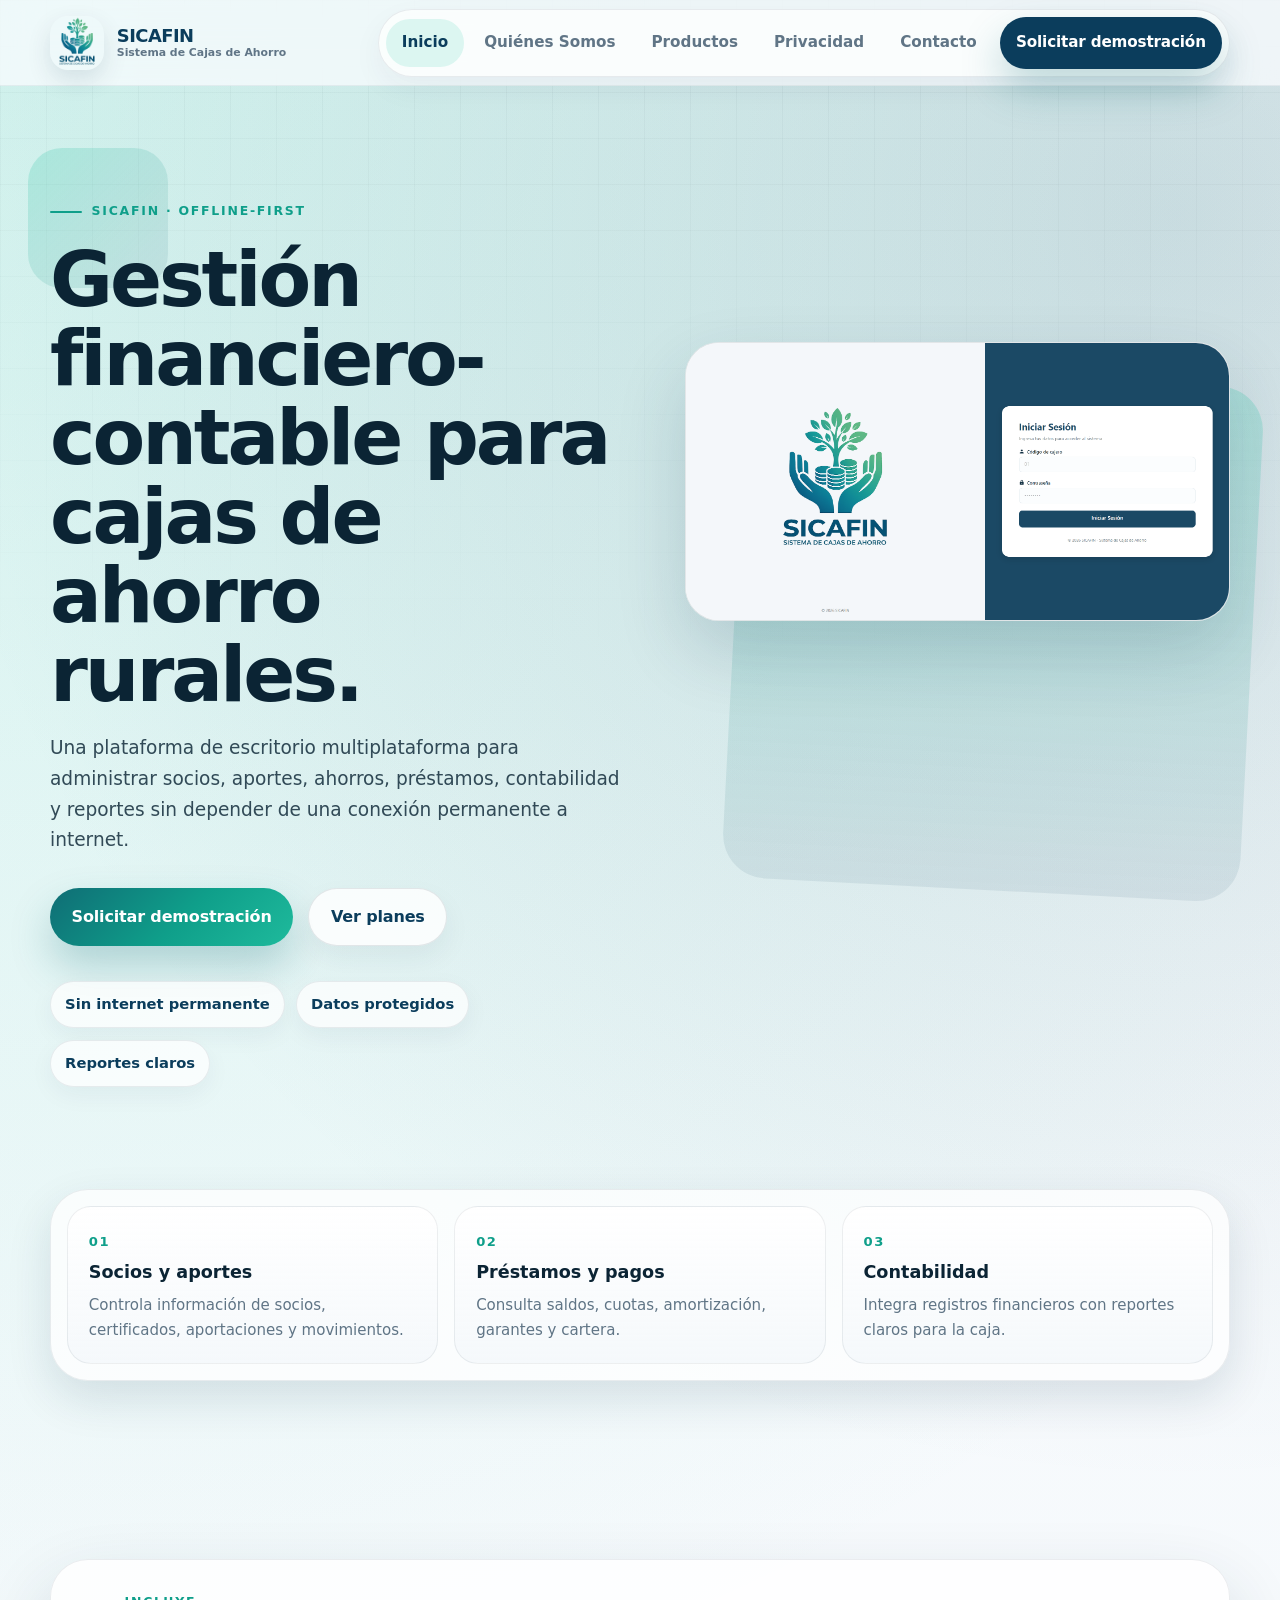
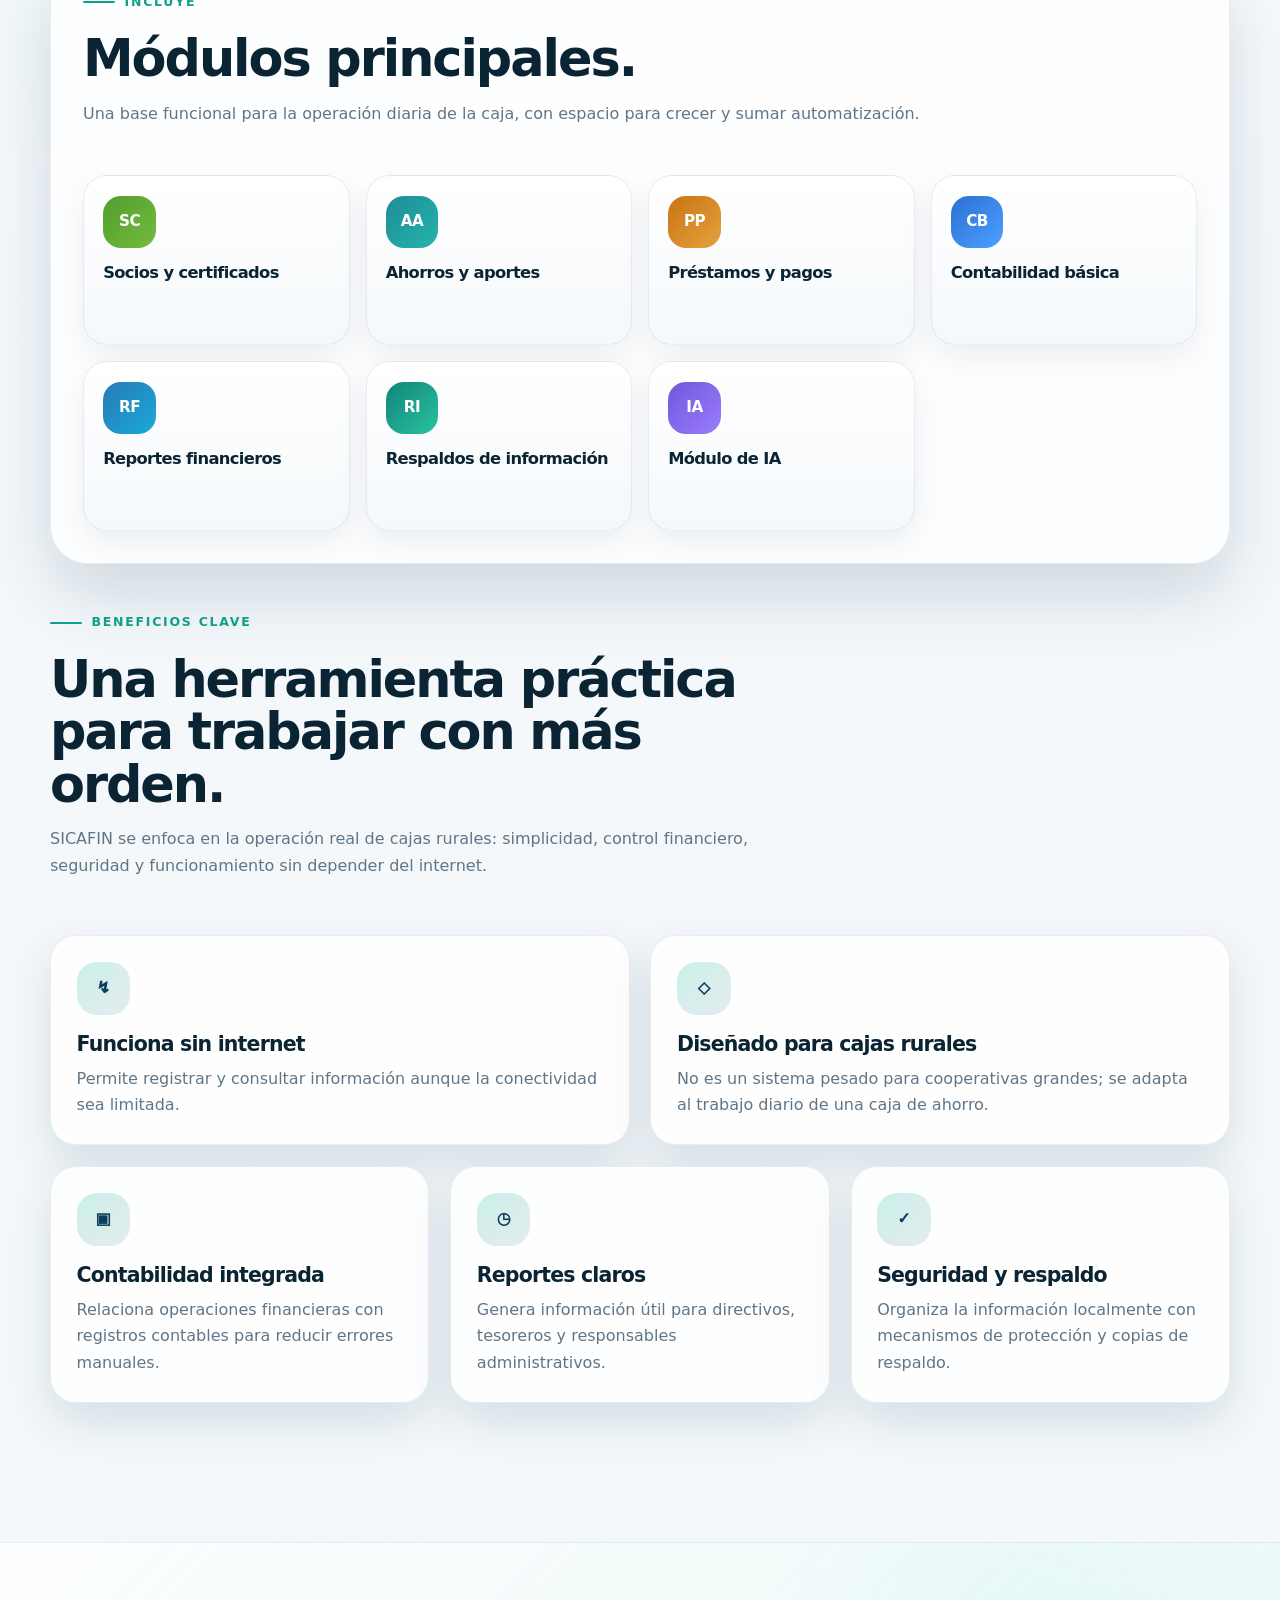
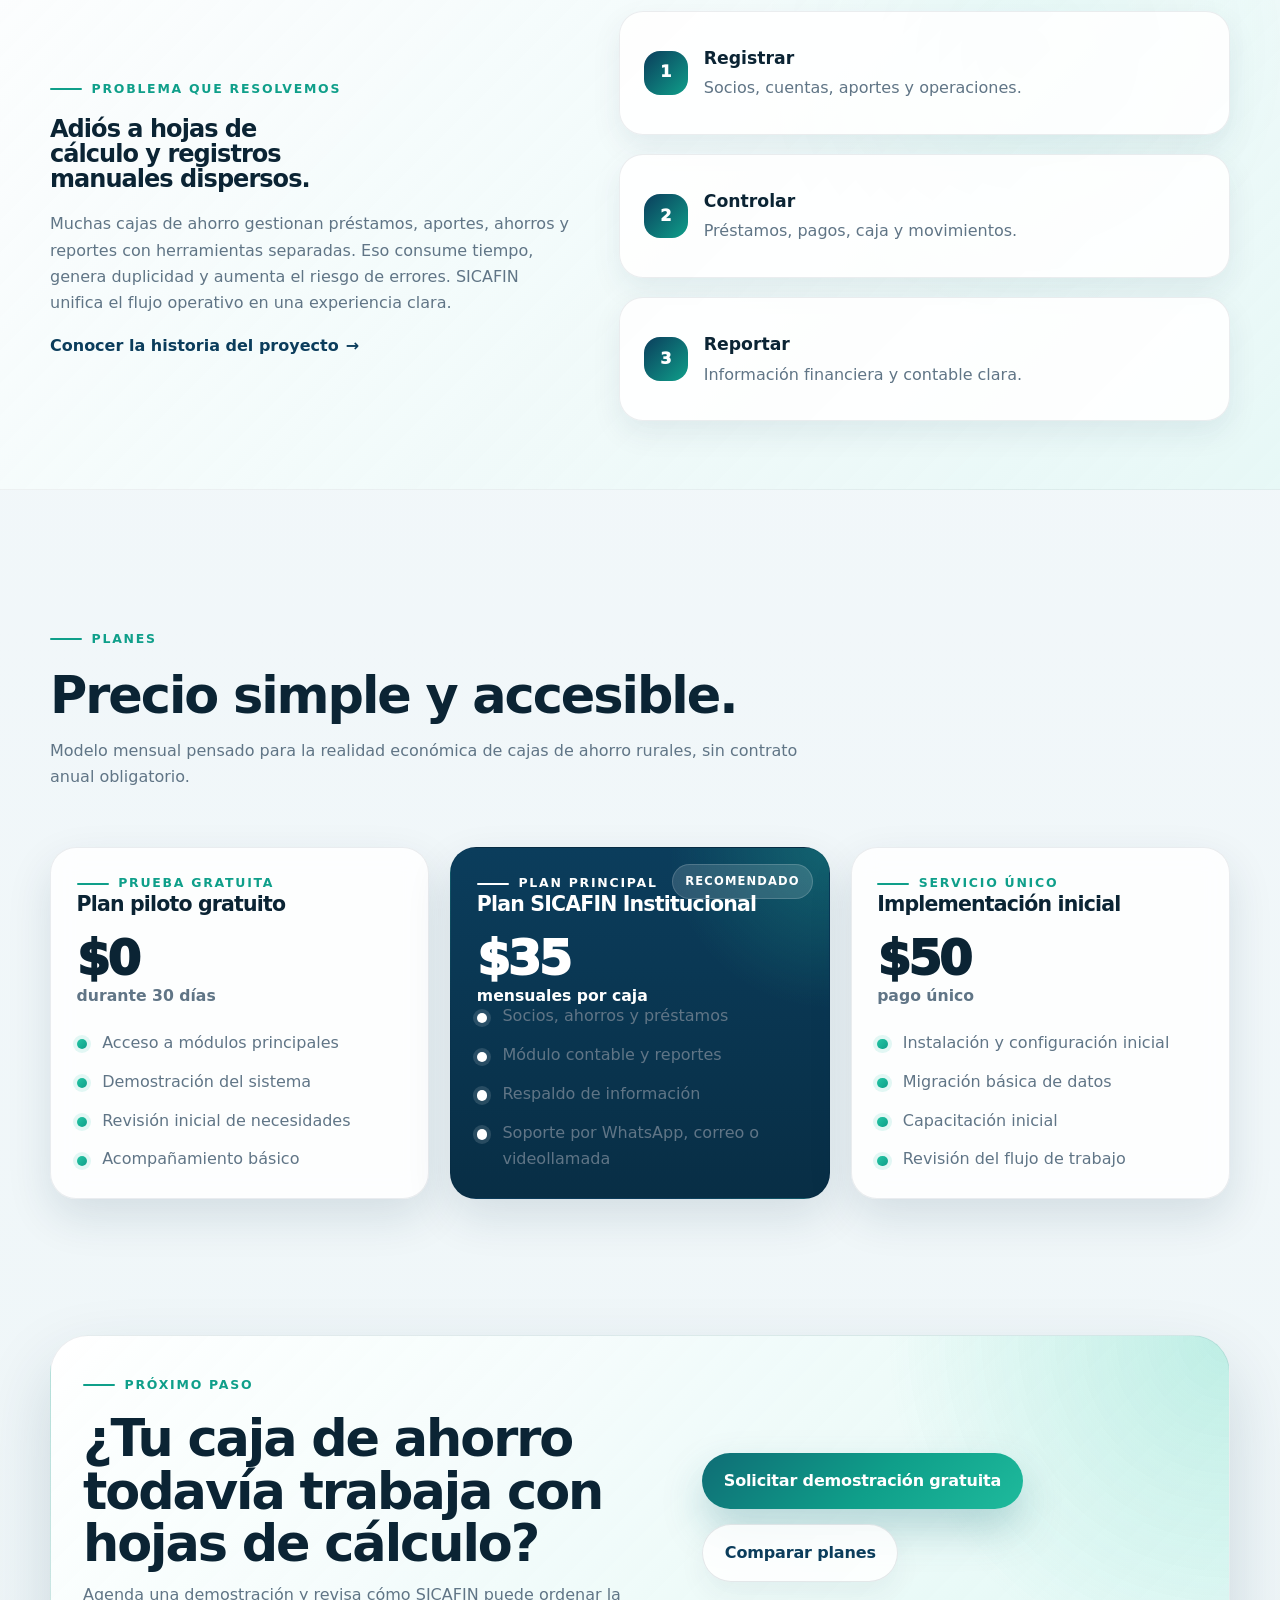
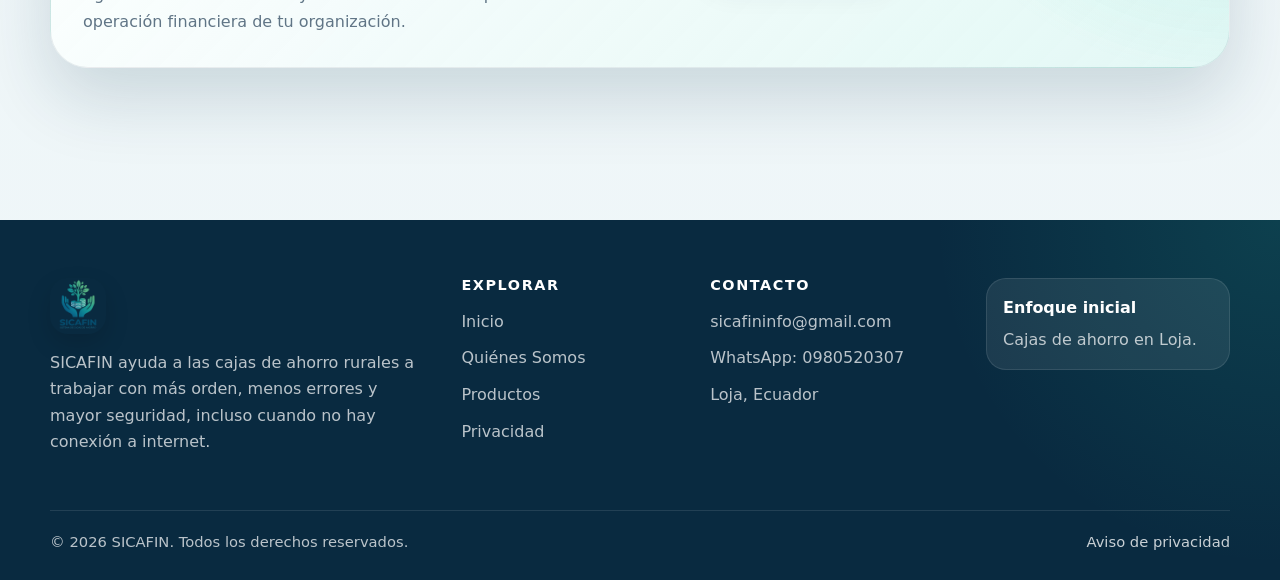
<file: index.html>
<!DOCTYPE html>
<html lang="es" data-page="index">
<head>
  <meta charset="utf-8">
  <meta name="viewport" content="width=device-width, initial-scale=1">
  <meta name="theme-color" content="#0B3D5C">
  <link rel="icon" href="assets/icons/favicon.ico" sizes="any">
  <link rel="manifest" href="assets/icons/site.webmanifest">
  <link rel="preconnect" href="https://fonts.gstatic.com" crossorigin>
  <link rel="stylesheet" href="styles/main.css">
  <title>SICAFIN | Gestión financiero-contable para cajas de ahorro rurales</title>
  <meta name="description" content="SICAFIN ayuda a cajas de ahorro rurales a gestionar socios, ahorros, préstamos, contabilidad y reportes de forma simple, segura y sin depender del internet.">
</head>
<body>
  <a class="skip-link" href="#contenido">Saltar al contenido</a>
  <header class="site-header" data-header>
    <div class="container nav-shell">
      <a class="brand" href="index.html" aria-label="Ir al inicio de SICAFIN">
        <img class="brand-logo" src="assets/img/logo-principal.png" alt="Logo SICAFIN">
        <span class="brand-copy">
          <strong>SICAFIN</strong>
          <small>Sistema de Cajas de Ahorro</small>
        </span>
      </a>
      <button class="nav-toggle" type="button" aria-expanded="false" aria-controls="site-nav" data-nav-toggle aria-label="Abrir menú de navegación">
        <span></span><span></span><span></span>
      </button>
      <nav class="site-nav" id="site-nav" data-nav aria-label="Navegación principal">
        <a href="index.html" data-page="index">Inicio</a>
        <a href="quienes-somos.html" data-page="quienes-somos">Quiénes Somos</a>
        <a href="productos.html" data-page="productos">Productos</a>
        <a href="privacidad.html" data-page="privacidad">Privacidad</a>
        <a href="contacto.html" data-page="contacto">Contacto</a>
        <a class="button button-primary nav-cta" href="contacto.html">Solicitar demostración</a>
      </nav>
    </div>
  </header>

  <main id="contenido">
    <section class="hero section">
      <div class="container hero-grid">
        <div class="hero-copy reveal">
          <span class="eyebrow">SICAFIN · Offline-first</span>
          <h1>Gestión financiero-contable para cajas de ahorro rurales.</h1>
          <p class="lead">Una plataforma de escritorio multiplataforma para administrar socios, aportes, ahorros, préstamos, contabilidad y reportes sin depender de una conexión permanente a internet.</p>
          <div class="hero-actions">
            <a class="button button-primary" href="contacto.html">Solicitar demostración</a>
            <a class="button button-secondary" href="productos.html">Ver planes</a>
          </div>
          <div class="trust-row" aria-label="Ventajas principales">
            <span>Sin internet permanente</span>
            <span>Datos protegidos</span>
            <span>Reportes claros</span>
          </div>
        </div>

        <div class="hero-visual reveal" aria-label="Pantalla de inicio de sesión de SICAFIN">
          <div class="hero-shot-frame">
            <img src="assets/img/hero-login.png" alt="Pantalla de inicio de sesión de SICAFIN">
          </div>
        </div>
      </div>
    </section>

    <section class="section compact-section">
      <div class="container stats-band reveal">
        <article><span>01</span><strong>Socios y aportes</strong><p>Controla información de socios, certificados, aportaciones y movimientos.</p></article>
        <article><span>02</span><strong>Préstamos y pagos</strong><p>Consulta saldos, cuotas, amortización, garantes y cartera.</p></article>
        <article><span>03</span><strong>Contabilidad</strong><p>Integra registros financieros con reportes claros para la caja.</p></article>
      </div>
    </section>

    <section class="section">
      <div class="container">
        <div class="modules-panel reveal">
          <div class="section-heading modules-heading">
            <span class="eyebrow">Incluye</span>
            <h2>Módulos principales.</h2>
            <p>Una base funcional para la operación diaria de la caja, con espacio para crecer y sumar automatización.</p>
          </div>
          <div class="modules-grid">
            <article class="module-card">
              <span class="module-icon module-green">SC</span>
              <h3>Socios y certificados</h3>
            </article>
            <article class="module-card">
              <span class="module-icon module-teal">AA</span>
              <h3>Ahorros y aportes</h3>
            </article>
            <article class="module-card">
              <span class="module-icon module-orange">PP</span>
              <h3>Préstamos y pagos</h3>
            </article>
            <article class="module-card">
              <span class="module-icon module-blue">CB</span>
              <h3>Contabilidad básica</h3>
            </article>
            <article class="module-card">
              <span class="module-icon module-sky">RF</span>
              <h3>Reportes financieros</h3>
            </article>
            <article class="module-card">
              <span class="module-icon module-mint">RI</span>
              <h3>Respaldos de información</h3>
            </article>
            <article class="module-card">
              <span class="module-icon module-violet">IA</span>
              <h3>Módulo de IA</h3>
            </article>
          </div>
        </div>

        <div class="section-heading reveal">
          <span class="eyebrow">Beneficios clave</span>
          <h2>Una herramienta práctica para trabajar con más orden.</h2>
          <p>SICAFIN se enfoca en la operación real de cajas rurales: simplicidad, control financiero, seguridad y funcionamiento sin depender del internet.</p>
        </div>
        <div class="card-grid benefits-grid">
          <article class="feature-card reveal"><div class="icon-badge">↯</div><h3>Funciona sin internet</h3><p>Permite registrar y consultar información aunque la conectividad sea limitada.</p></article>
          <article class="feature-card reveal"><div class="icon-badge">◇</div><h3>Diseñado para cajas rurales</h3><p>No es un sistema pesado para cooperativas grandes; se adapta al trabajo diario de una caja de ahorro.</p></article>
          <article class="feature-card reveal"><div class="icon-badge">▣</div><h3>Contabilidad integrada</h3><p>Relaciona operaciones financieras con registros contables para reducir errores manuales.</p></article>
          <article class="feature-card reveal"><div class="icon-badge">◷</div><h3>Reportes claros</h3><p>Genera información útil para directivos, tesoreros y responsables administrativos.</p></article>
          <article class="feature-card reveal"><div class="icon-badge">✓</div><h3>Seguridad y respaldo</h3><p>Organiza la información localmente con mecanismos de protección y copias de respaldo.</p></article>
        </div>
      </div>
    </section>

    <section class="section section-alt">
      <div class="container showcase-grid">
        <div class="showcase-copy reveal">
          <span class="eyebrow">Problema que resolvemos</span>
          <h2>Adiós a hojas de cálculo y registros manuales dispersos.</h2>
          <p>Muchas cajas de ahorro gestionan préstamos, aportes, ahorros y reportes con herramientas separadas. Eso consume tiempo, genera duplicidad y aumenta el riesgo de errores. SICAFIN unifica el flujo operativo en una experiencia clara.</p>
          <a class="text-link" href="quienes-somos.html">Conocer la historia del proyecto</a>
        </div>
        <div class="process-panel reveal">
          <div class="process-step"><span>1</span><div><strong>Registrar</strong><p>Socios, cuentas, aportes y operaciones.</p></div></div>
          <div class="process-step"><span>2</span><div><strong>Controlar</strong><p>Préstamos, pagos, caja y movimientos.</p></div></div>
          <div class="process-step"><span>3</span><div><strong>Reportar</strong><p>Información financiera y contable clara.</p></div></div>
        </div>
      </div>
    </section>

    <section class="section">
      <div class="container">
        <div class="section-heading reveal">
          <span class="eyebrow">Planes</span>
          <h2>Precio simple y accesible.</h2>
          <p>Modelo mensual pensado para la realidad económica de cajas de ahorro rurales, sin contrato anual obligatorio.</p>
        </div>
        <div class="card-grid pricing-grid">
          <article class="pricing-card reveal"><p class="plan-tag">Prueba gratuita</p><h3>Plan piloto gratuito</h3><p class="price">$0 <span>durante 30 días</span></p><ul class="check-list"><li>Acceso a módulos principales</li><li>Demostración del sistema</li><li>Revisión inicial de necesidades</li><li>Acompañamiento básico</li></ul></article>
          <article class="pricing-card pricing-card-featured reveal"><p class="plan-tag">Plan principal</p><h3>Plan SICAFIN Institucional</h3><p class="price">$35 <span>mensuales por caja</span></p><ul class="check-list"><li>Socios, ahorros y préstamos</li><li>Módulo contable y reportes</li><li>Respaldo de información</li><li>Soporte por WhatsApp, correo o videollamada</li></ul></article>
          <article class="pricing-card reveal"><p class="plan-tag">Servicio único</p><h3>Implementación inicial</h3><p class="price">$50 <span>pago único</span></p><ul class="check-list"><li>Instalación y configuración inicial</li><li>Migración básica de datos</li><li>Capacitación inicial</li><li>Revisión del flujo de trabajo</li></ul></article>
        </div>
      </div>
    </section>

    <section class="section cta-section">
      <div class="container cta-box reveal">
        <div>
          <span class="eyebrow">Próximo paso</span>
          <h2>¿Tu caja de ahorro todavía trabaja con hojas de cálculo?</h2>
          <p>Agenda una demostración y revisa cómo SICAFIN puede ordenar la operación financiera de tu organización.</p>
        </div>
        <div class="hero-actions">
          <a class="button button-primary" href="contacto.html">Solicitar demostración gratuita</a>
          <a class="button button-secondary" href="productos.html">Comparar planes</a>
        </div>
      </div>
    </section>
  </main>

  <footer class="site-footer">
    <div class="container footer-grid">
      <div class="footer-brand">
        <img class="footer-logo" src="assets/img/logo-principal.png" alt="Logo SICAFIN">
        <p>SICAFIN ayuda a las cajas de ahorro rurales a trabajar con más orden, menos errores y mayor seguridad, incluso cuando no hay conexión a internet.</p>
      </div>
      <div>
        <h2>Explorar</h2>
        <ul class="footer-links">
          <li><a href="index.html">Inicio</a></li>
          <li><a href="quienes-somos.html">Quiénes Somos</a></li>
          <li><a href="productos.html">Productos</a></li>
          <li><a href="privacidad.html">Privacidad</a></li>
        </ul>
      </div>
      <div>
        <h2>Contacto</h2>
        <ul class="footer-links">
          <li><a href="mailto:sicafininfo@gmail.com">sicafininfo@gmail.com</a></li>
          <li><a href="https://wa.me/593980520307" target="_blank" rel="noreferrer">WhatsApp: 0980520307</a></li>
          <li>Loja, Ecuador</li>
        </ul>
      </div>
      <div class="footer-mini-card">
        <strong>Enfoque inicial</strong>
        <span>Cajas de ahorro en Loja.</span>
      </div>
    </div>
    <div class="container footer-bottom">
      <span>© 2026 SICAFIN. Todos los derechos reservados.</span>
      <a href="privacidad.html">Aviso de privacidad</a>
    </div>
  </footer>
  <script src="scripts/main.js"></script>
</body>
</html>
</file>
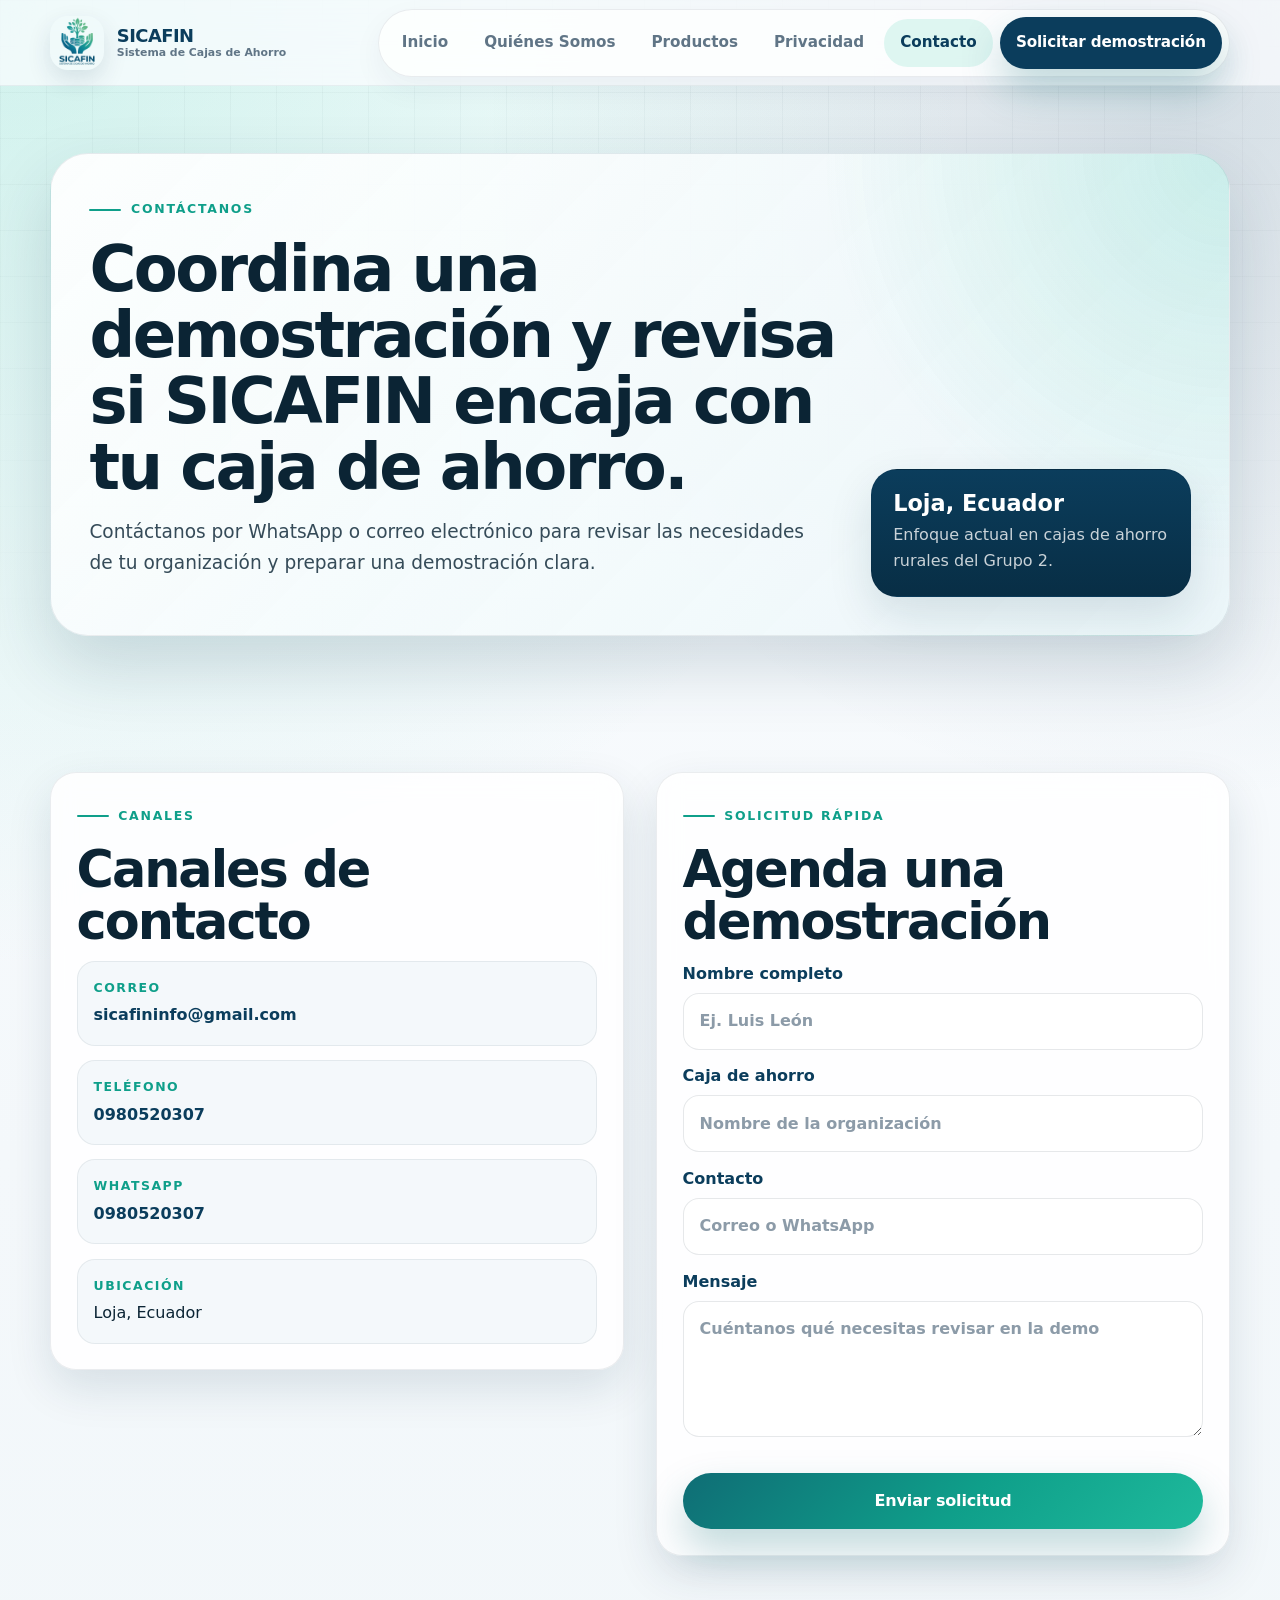
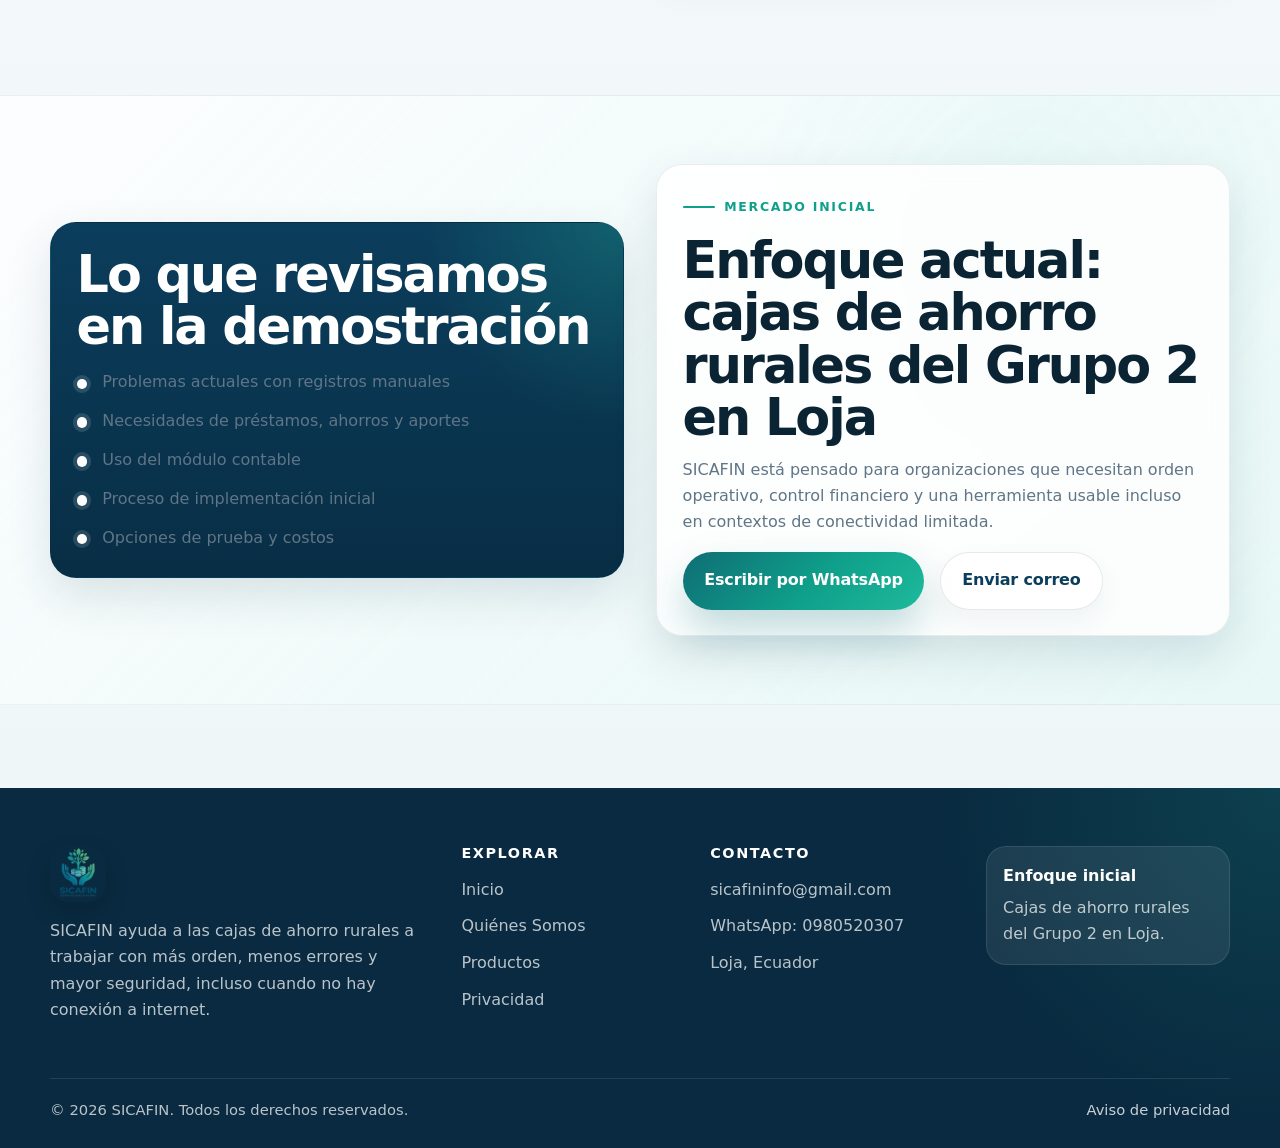
<file: contacto.html>
<!DOCTYPE html>
<html lang="es" data-page="contacto">
<head>
  <meta charset="utf-8">
  <meta name="viewport" content="width=device-width, initial-scale=1">
  <meta name="theme-color" content="#0B3D5C">
  <link rel="icon" href="assets/icons/favicon.ico" sizes="any">
  <link rel="manifest" href="assets/icons/site.webmanifest">
  <link rel="preconnect" href="https://fonts.gstatic.com" crossorigin>
  <link rel="stylesheet" href="styles/main.css">
  <title>Contacto | SICAFIN</title>
  <meta name="description" content="Contacta a SICAFIN para coordinar una demostración y conocer cómo ayudar a tu caja de ahorro rural.">
</head>
<body>
  <a class="skip-link" href="#contenido">Saltar al contenido</a>
  <header class="site-header" data-header>
    <div class="container nav-shell">
      <a class="brand" href="index.html" aria-label="Ir al inicio de SICAFIN">
        <img class="brand-logo" src="assets/img/logo-principal.png" alt="Logo SICAFIN">
        <span class="brand-copy">
          <strong>SICAFIN</strong>
          <small>Sistema de Cajas de Ahorro</small>
        </span>
      </a>
      <button class="nav-toggle" type="button" aria-expanded="false" aria-controls="site-nav" data-nav-toggle aria-label="Abrir menú de navegación">
        <span></span><span></span><span></span>
      </button>
      <nav class="site-nav" id="site-nav" data-nav aria-label="Navegación principal">
        <a href="index.html" data-page="index">Inicio</a>
        <a href="quienes-somos.html" data-page="quienes-somos">Quiénes Somos</a>
        <a href="productos.html" data-page="productos">Productos</a>
        <a href="privacidad.html" data-page="privacidad">Privacidad</a>
        <a href="contacto.html" data-page="contacto">Contacto</a>
        <a class="button button-primary nav-cta" href="contacto.html">Solicitar demostración</a>
      </nav>
    </div>
  </header>

  <main id="contenido">
    <section class="page-hero section">
      <div class="container page-hero-grid reveal">
        <div><span class="eyebrow">Contáctanos</span><h1>Coordina una demostración y revisa si SICAFIN encaja con tu caja de ahorro.</h1><p class="lead">Contáctanos por WhatsApp o correo electrónico para revisar las necesidades de tu organización y preparar una demostración clara.</p></div>
        <div class="page-hero-card"><strong>Loja, Ecuador</strong><span>Enfoque actual en cajas de ahorro rurales del Grupo 2.</span></div>
      </div>
    </section>

    <section class="section">
      <div class="container contact-grid">
        <article class="content-card reveal">
          <span class="eyebrow">Canales</span>
          <h2>Canales de contacto</h2>
          <ul class="contact-list">
            <li><strong>Correo</strong><a href="mailto:sicafininfo@gmail.com">sicafininfo@gmail.com</a></li>
            <li><strong>Teléfono</strong><a href="tel:+593980520307">0980520307</a></li>
            <li><strong>WhatsApp</strong><a href="https://wa.me/593980520307" target="_blank" rel="noreferrer">0980520307</a></li>
            <li><strong>Ubicación</strong><span>Loja, Ecuador</span></li>
          </ul>
        </article>

        <aside class="content-card contact-form-card reveal">
          <span class="eyebrow">Solicitud rápida</span>
          <h2>Agenda una demostración</h2>
          <form class="contact-form" action="mailto:sicafininfo@gmail.com" method="post" enctype="text/plain">
            <label>Nombre completo<input type="text" name="nombre" placeholder="Ej. Luis León"></label>
            <label>Caja de ahorro<input type="text" name="organizacion" placeholder="Nombre de la organización"></label>
            <label>Contacto<input type="text" name="contacto" placeholder="Correo o WhatsApp"></label>
            <label>Mensaje<textarea name="mensaje" rows="4" placeholder="Cuéntanos qué necesitas revisar en la demo"></textarea></label>
            <button class="button button-primary full-button" type="submit">Enviar solicitud</button>
          </form>
        </aside>
      </div>
    </section>

    <section class="section section-alt">
      <div class="container two-column">
        <article class="content-card accent-card reveal"><h2>Lo que revisamos en la demostración</h2><ul class="check-list"><li>Problemas actuales con registros manuales</li><li>Necesidades de préstamos, ahorros y aportes</li><li>Uso del módulo contable</li><li>Proceso de implementación inicial</li><li>Opciones de prueba y costos</li></ul></article>
        <article class="content-card reveal"><span class="eyebrow">Mercado inicial</span><h2>Enfoque actual: cajas de ahorro rurales del Grupo 2 en Loja</h2><p>SICAFIN está pensado para organizaciones que necesitan orden operativo, control financiero y una herramienta usable incluso en contextos de conectividad limitada.</p><div class="stack-actions"><a class="button button-primary" href="https://wa.me/593980520307" target="_blank" rel="noreferrer">Escribir por WhatsApp</a><a class="button button-secondary" href="mailto:sicafininfo@gmail.com">Enviar correo</a></div></article>
      </div>
    </section>
  </main>

  <footer class="site-footer">
    <div class="container footer-grid">
      <div class="footer-brand">
        <img class="footer-logo" src="assets/img/logo-principal.png" alt="Logo SICAFIN">
        <p>SICAFIN ayuda a las cajas de ahorro rurales a trabajar con más orden, menos errores y mayor seguridad, incluso cuando no hay conexión a internet.</p>
      </div>
      <div>
        <h2>Explorar</h2>
        <ul class="footer-links">
          <li><a href="index.html">Inicio</a></li>
          <li><a href="quienes-somos.html">Quiénes Somos</a></li>
          <li><a href="productos.html">Productos</a></li>
          <li><a href="privacidad.html">Privacidad</a></li>
        </ul>
      </div>
      <div>
        <h2>Contacto</h2>
        <ul class="footer-links">
          <li><a href="mailto:sicafininfo@gmail.com">sicafininfo@gmail.com</a></li>
          <li><a href="https://wa.me/593980520307" target="_blank" rel="noreferrer">WhatsApp: 0980520307</a></li>
          <li>Loja, Ecuador</li>
        </ul>
      </div>
      <div class="footer-mini-card">
        <strong>Enfoque inicial</strong>
        <span>Cajas de ahorro rurales del Grupo 2 en Loja.</span>
      </div>
    </div>
    <div class="container footer-bottom">
      <span>© 2026 SICAFIN. Todos los derechos reservados.</span>
      <a href="privacidad.html">Aviso de privacidad</a>
    </div>
  </footer>
  <script src="scripts/main.js"></script>
</body>
</html>
</file>
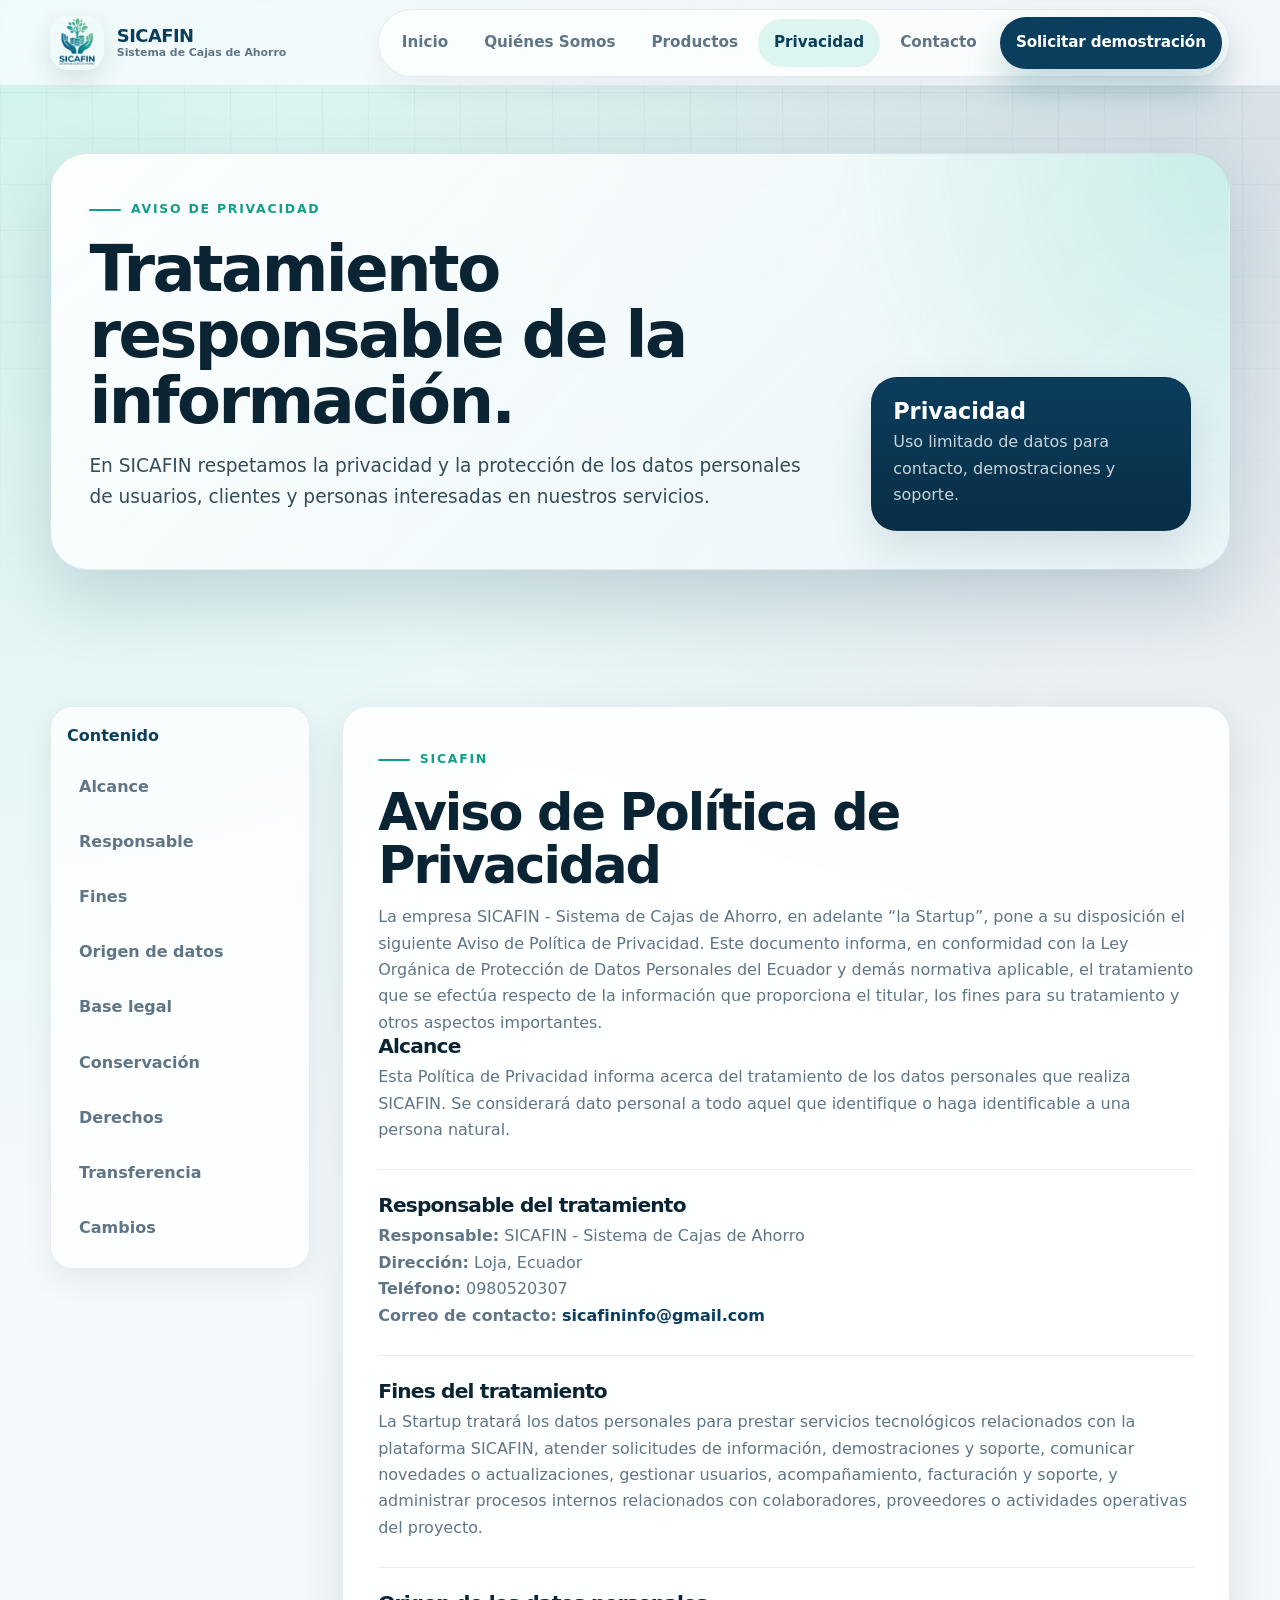
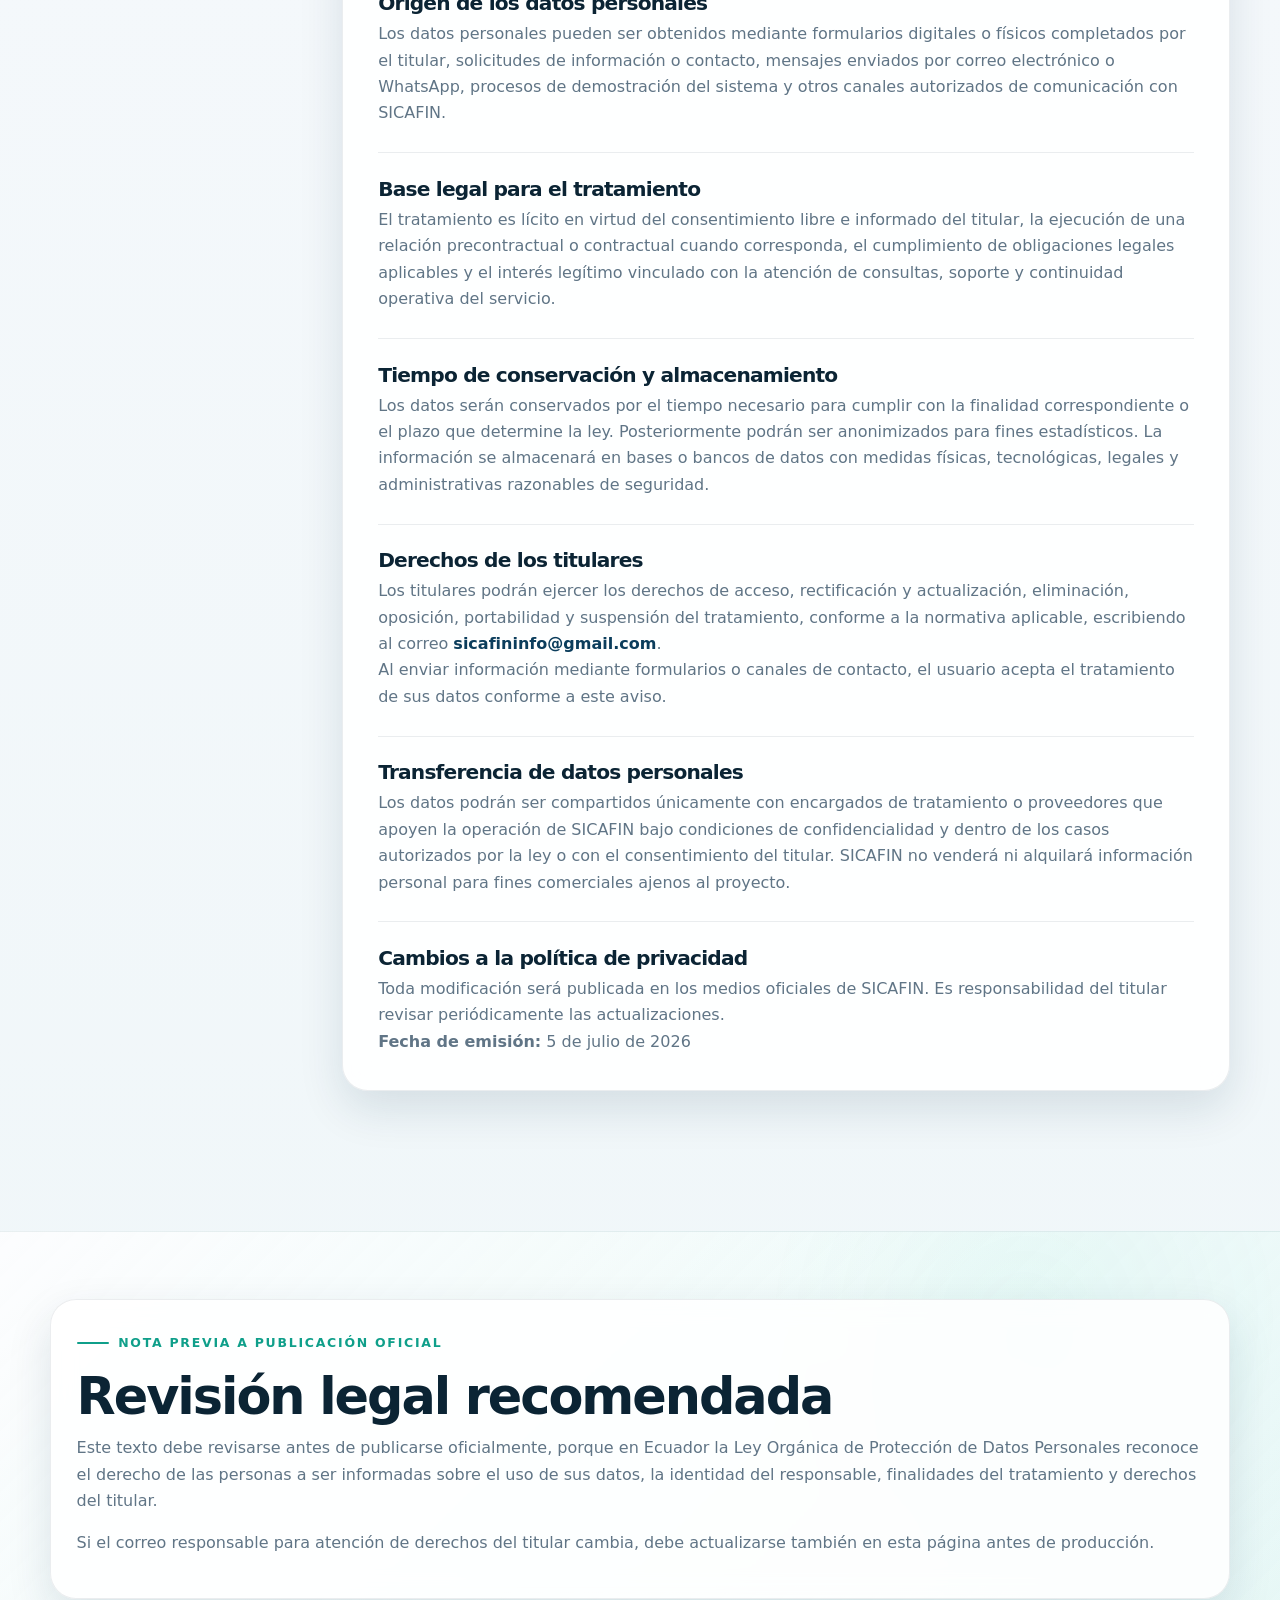
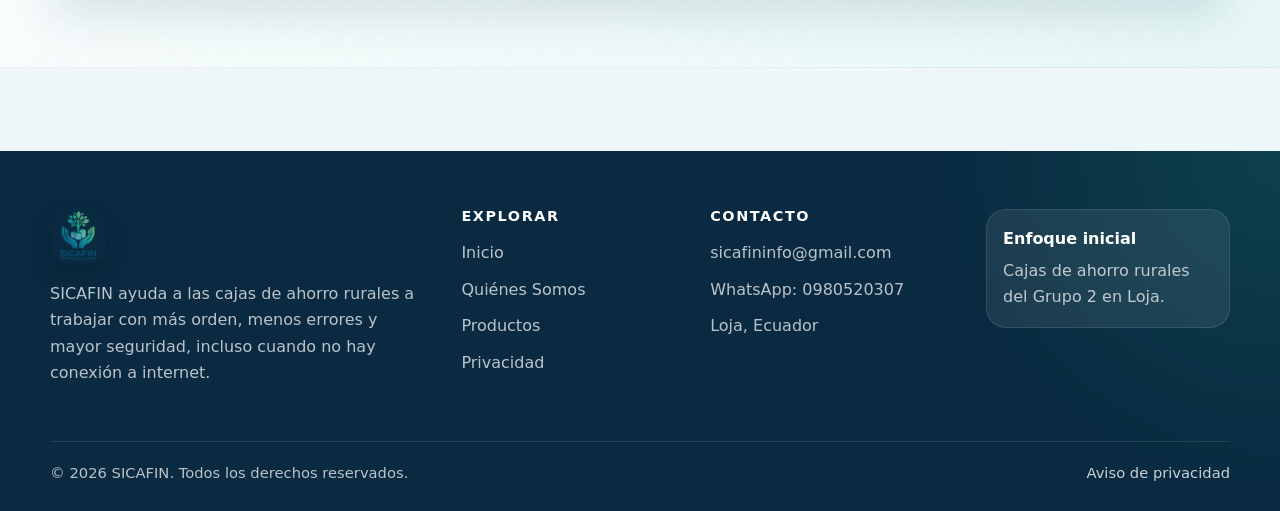
<file: privacidad.html>
<!DOCTYPE html>
<html lang="es" data-page="privacidad">
<head>
  <meta charset="utf-8">
  <meta name="viewport" content="width=device-width, initial-scale=1">
  <meta name="theme-color" content="#0B3D5C">
  <link rel="icon" href="assets/icons/favicon.ico" sizes="any">
  <link rel="manifest" href="assets/icons/site.webmanifest">
  <link rel="preconnect" href="https://fonts.gstatic.com" crossorigin>
  <link rel="stylesheet" href="styles/main.css">
  <title>Aviso de Privacidad | SICAFIN</title>
  <meta name="description" content="Consulta el aviso de privacidad de SICAFIN sobre el tratamiento de datos personales.">
</head>
<body>
  <a class="skip-link" href="#contenido">Saltar al contenido</a>
  <header class="site-header" data-header>
    <div class="container nav-shell">
      <a class="brand" href="index.html" aria-label="Ir al inicio de SICAFIN">
        <img class="brand-logo" src="assets/img/logo-principal.png" alt="Logo SICAFIN">
        <span class="brand-copy">
          <strong>SICAFIN</strong>
          <small>Sistema de Cajas de Ahorro</small>
        </span>
      </a>
      <button class="nav-toggle" type="button" aria-expanded="false" aria-controls="site-nav" data-nav-toggle aria-label="Abrir menú de navegación">
        <span></span><span></span><span></span>
      </button>
      <nav class="site-nav" id="site-nav" data-nav aria-label="Navegación principal">
        <a href="index.html" data-page="index">Inicio</a>
        <a href="quienes-somos.html" data-page="quienes-somos">Quiénes Somos</a>
        <a href="productos.html" data-page="productos">Productos</a>
        <a href="privacidad.html" data-page="privacidad">Privacidad</a>
        <a href="contacto.html" data-page="contacto">Contacto</a>
        <a class="button button-primary nav-cta" href="contacto.html">Solicitar demostración</a>
      </nav>
    </div>
  </header>

  <main id="contenido">
    <section class="page-hero section">
      <div class="container page-hero-grid reveal">
        <div><span class="eyebrow">Aviso de Privacidad</span><h1>Tratamiento responsable de la información.</h1><p class="lead">En SICAFIN respetamos la privacidad y la protección de los datos personales de usuarios, clientes y personas interesadas en nuestros servicios.</p></div>
        <div class="page-hero-card"><strong>Privacidad</strong><span>Uso limitado de datos para contacto, demostraciones y soporte.</span></div>
      </div>
    </section>

    <section class="section legal-section">
      <div class="container legal-layout">
        <aside class="legal-nav reveal"><strong>Contenido</strong><a href="#alcance">Alcance</a><a href="#responsable">Responsable</a><a href="#fines">Fines</a><a href="#origen">Origen de datos</a><a href="#base-legal">Base legal</a><a href="#conservacion">Conservación</a><a href="#derechos">Derechos</a><a href="#transferencia">Transferencia</a><a href="#cambios">Cambios</a></aside>
        <article class="legal-card reveal">
          <span class="eyebrow">SICAFIN</span>
          <h2>Aviso de Política de Privacidad</h2>
          <p>La empresa SICAFIN - Sistema de Cajas de Ahorro, en adelante “la Startup”, pone a su disposición el siguiente Aviso de Política de Privacidad. Este documento informa, en conformidad con la Ley Orgánica de Protección de Datos Personales del Ecuador y demás normativa aplicable, el tratamiento que se efectúa respecto de la información que proporciona el titular, los fines para su tratamiento y otros aspectos importantes.</p>
          <section id="alcance"><h3>Alcance</h3><p>Esta Política de Privacidad informa acerca del tratamiento de los datos personales que realiza SICAFIN. Se considerará dato personal a todo aquel que identifique o haga identificable a una persona natural.</p></section>
          <section id="responsable"><h3>Responsable del tratamiento</h3><p><strong>Responsable:</strong> SICAFIN - Sistema de Cajas de Ahorro<br><strong>Dirección:</strong> Loja, Ecuador<br><strong>Teléfono:</strong> 0980520307<br><strong>Correo de contacto:</strong> <a href="mailto:sicafininfo@gmail.com">sicafininfo@gmail.com</a></p></section>
          <section id="fines"><h3>Fines del tratamiento</h3><p>La Startup tratará los datos personales para prestar servicios tecnológicos relacionados con la plataforma SICAFIN, atender solicitudes de información, demostraciones y soporte, comunicar novedades o actualizaciones, gestionar usuarios, acompañamiento, facturación y soporte, y administrar procesos internos relacionados con colaboradores, proveedores o actividades operativas del proyecto.</p></section>
          <section id="origen"><h3>Origen de los datos personales</h3><p>Los datos personales pueden ser obtenidos mediante formularios digitales o físicos completados por el titular, solicitudes de información o contacto, mensajes enviados por correo electrónico o WhatsApp, procesos de demostración del sistema y otros canales autorizados de comunicación con SICAFIN.</p></section>
          <section id="base-legal"><h3>Base legal para el tratamiento</h3><p>El tratamiento es lícito en virtud del consentimiento libre e informado del titular, la ejecución de una relación precontractual o contractual cuando corresponda, el cumplimiento de obligaciones legales aplicables y el interés legítimo vinculado con la atención de consultas, soporte y continuidad operativa del servicio.</p></section>
          <section id="conservacion"><h3>Tiempo de conservación y almacenamiento</h3><p>Los datos serán conservados por el tiempo necesario para cumplir con la finalidad correspondiente o el plazo que determine la ley. Posteriormente podrán ser anonimizados para fines estadísticos. La información se almacenará en bases o bancos de datos con medidas físicas, tecnológicas, legales y administrativas razonables de seguridad.</p></section>
          <section id="derechos"><h3>Derechos de los titulares</h3><p>Los titulares podrán ejercer los derechos de acceso, rectificación y actualización, eliminación, oposición, portabilidad y suspensión del tratamiento, conforme a la normativa aplicable, escribiendo al correo <a href="mailto:sicafininfo@gmail.com">sicafininfo@gmail.com</a>.</p><p>Al enviar información mediante formularios o canales de contacto, el usuario acepta el tratamiento de sus datos conforme a este aviso.</p></section>
          <section id="transferencia"><h3>Transferencia de datos personales</h3><p>Los datos podrán ser compartidos únicamente con encargados de tratamiento o proveedores que apoyen la operación de SICAFIN bajo condiciones de confidencialidad y dentro de los casos autorizados por la ley o con el consentimiento del titular. SICAFIN no venderá ni alquilará información personal para fines comerciales ajenos al proyecto.</p></section>
          <section id="cambios"><h3>Cambios a la política de privacidad</h3><p>Toda modificación será publicada en los medios oficiales de SICAFIN. Es responsabilidad del titular revisar periódicamente las actualizaciones.</p><p><strong>Fecha de emisión:</strong> 5 de julio de 2026</p></section>
        </article>
      </div>
    </section>

    <section class="section section-alt">
      <div class="container content-card reveal">
        <span class="eyebrow">Nota previa a publicación oficial</span>
        <h2>Revisión legal recomendada</h2>
        <p>Este texto debe revisarse antes de publicarse oficialmente, porque en Ecuador la Ley Orgánica de Protección de Datos Personales reconoce el derecho de las personas a ser informadas sobre el uso de sus datos, la identidad del responsable, finalidades del tratamiento y derechos del titular.</p>
        <p>Si el correo responsable para atención de derechos del titular cambia, debe actualizarse también en esta página antes de producción.</p>
      </div>
    </section>
  </main>

  <footer class="site-footer">
    <div class="container footer-grid">
      <div class="footer-brand">
        <img class="footer-logo" src="assets/img/logo-principal.png" alt="Logo SICAFIN">
        <p>SICAFIN ayuda a las cajas de ahorro rurales a trabajar con más orden, menos errores y mayor seguridad, incluso cuando no hay conexión a internet.</p>
      </div>
      <div>
        <h2>Explorar</h2>
        <ul class="footer-links">
          <li><a href="index.html">Inicio</a></li>
          <li><a href="quienes-somos.html">Quiénes Somos</a></li>
          <li><a href="productos.html">Productos</a></li>
          <li><a href="privacidad.html">Privacidad</a></li>
        </ul>
      </div>
      <div>
        <h2>Contacto</h2>
        <ul class="footer-links">
          <li><a href="mailto:sicafininfo@gmail.com">sicafininfo@gmail.com</a></li>
          <li><a href="https://wa.me/593980520307" target="_blank" rel="noreferrer">WhatsApp: 0980520307</a></li>
          <li>Loja, Ecuador</li>
        </ul>
      </div>
      <div class="footer-mini-card">
        <strong>Enfoque inicial</strong>
        <span>Cajas de ahorro rurales del Grupo 2 en Loja.</span>
      </div>
    </div>
    <div class="container footer-bottom">
      <span>© 2026 SICAFIN. Todos los derechos reservados.</span>
      <a href="privacidad.html">Aviso de privacidad</a>
    </div>
  </footer>
  <script src="scripts/main.js"></script>
</body>
</html>
</file>
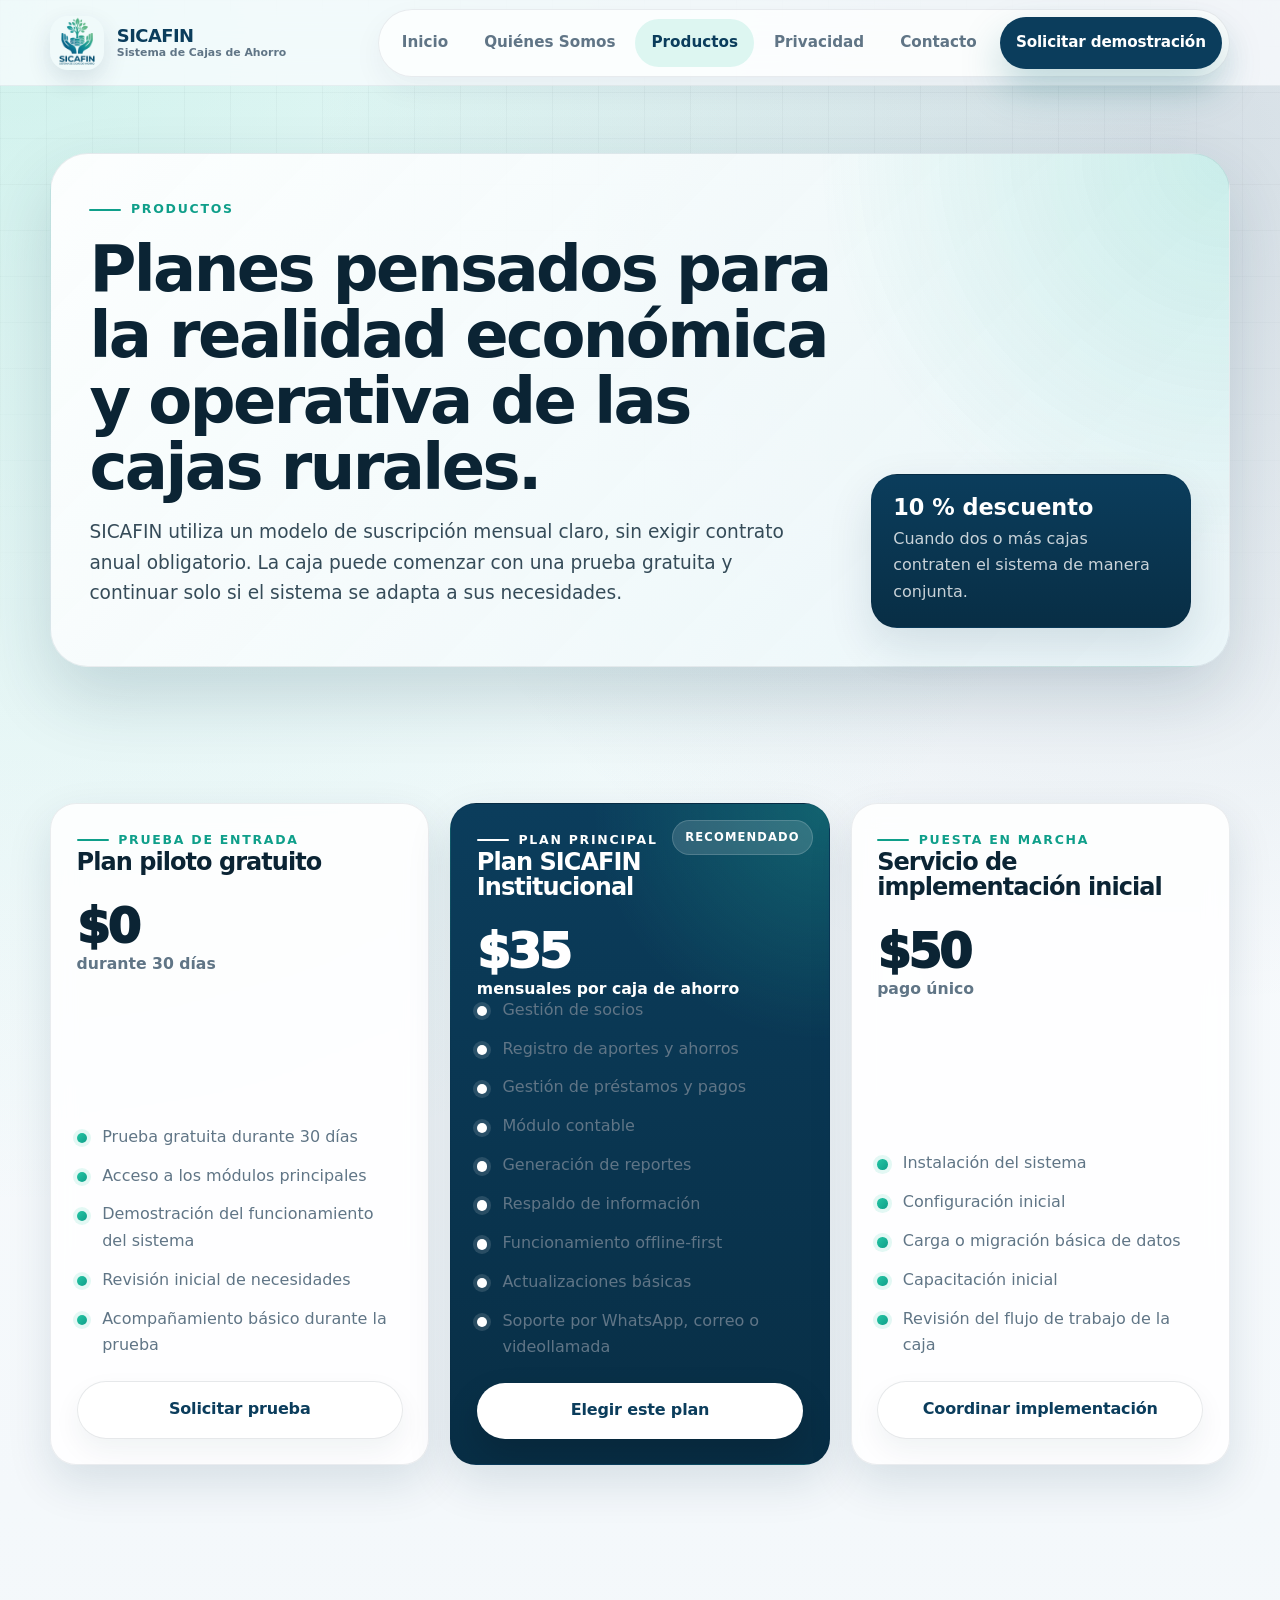
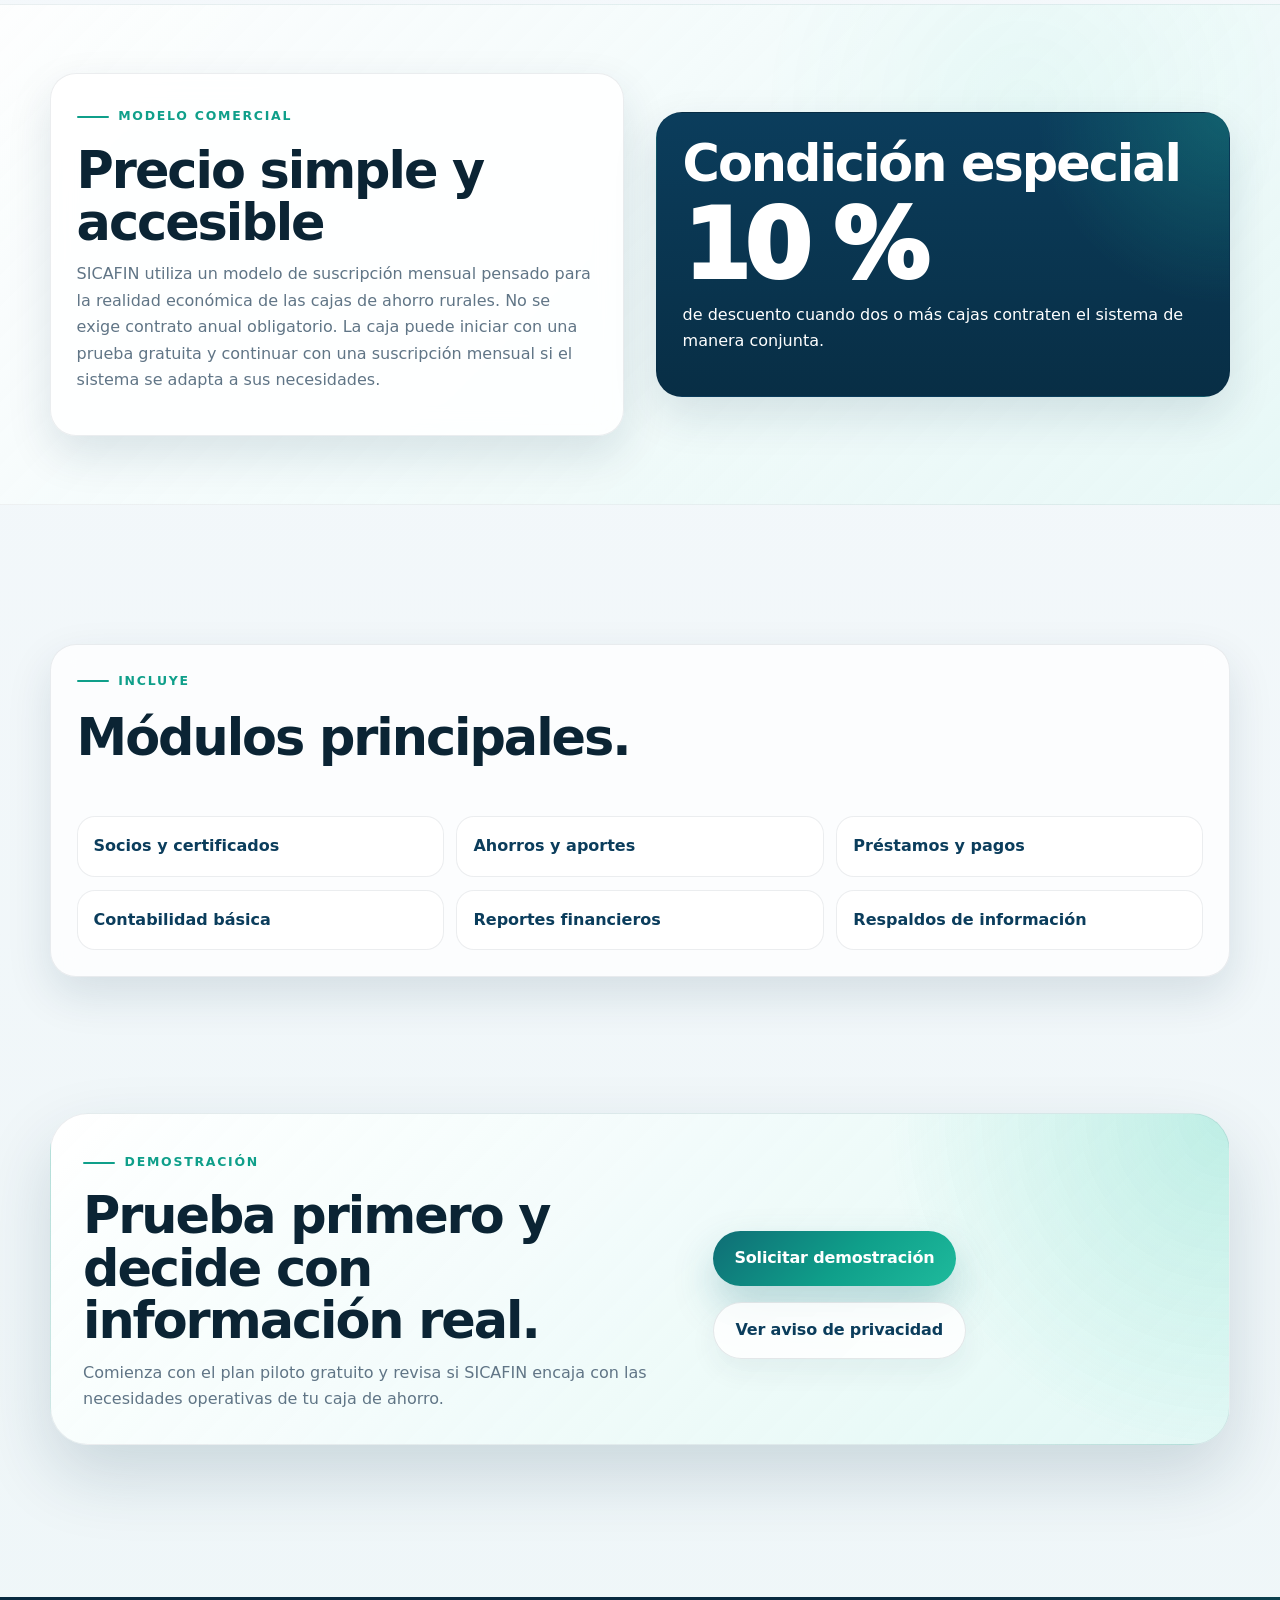
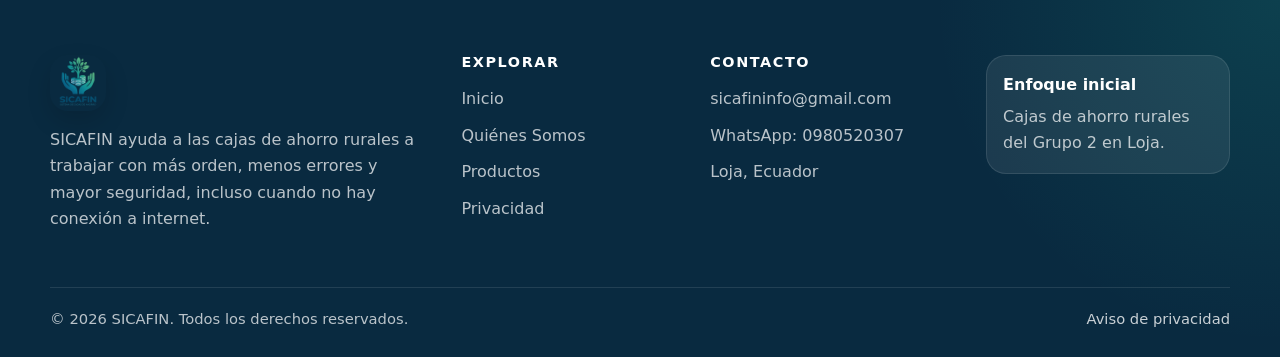
<file: productos.html>
<!DOCTYPE html>
<html lang="es" data-page="productos">
<head>
  <meta charset="utf-8">
  <meta name="viewport" content="width=device-width, initial-scale=1">
  <meta name="theme-color" content="#0B3D5C">
  <link rel="icon" href="assets/icons/favicon.ico" sizes="any">
  <link rel="manifest" href="assets/icons/site.webmanifest">
  <link rel="preconnect" href="https://fonts.gstatic.com" crossorigin>
  <link rel="stylesheet" href="styles/main.css">
  <title>Productos y Planes | SICAFIN</title>
  <meta name="description" content="Conoce los planes, precios y servicios de implementación de SICAFIN para cajas de ahorro rurales.">
</head>
<body>
  <a class="skip-link" href="#contenido">Saltar al contenido</a>
  <header class="site-header" data-header>
    <div class="container nav-shell">
      <a class="brand" href="index.html" aria-label="Ir al inicio de SICAFIN">
        <img class="brand-logo" src="assets/img/logo-principal.png" alt="Logo SICAFIN">
        <span class="brand-copy">
          <strong>SICAFIN</strong>
          <small>Sistema de Cajas de Ahorro</small>
        </span>
      </a>
      <button class="nav-toggle" type="button" aria-expanded="false" aria-controls="site-nav" data-nav-toggle aria-label="Abrir menú de navegación">
        <span></span><span></span><span></span>
      </button>
      <nav class="site-nav" id="site-nav" data-nav aria-label="Navegación principal">
        <a href="index.html" data-page="index">Inicio</a>
        <a href="quienes-somos.html" data-page="quienes-somos">Quiénes Somos</a>
        <a href="productos.html" data-page="productos">Productos</a>
        <a href="privacidad.html" data-page="privacidad">Privacidad</a>
        <a href="contacto.html" data-page="contacto">Contacto</a>
        <a class="button button-primary nav-cta" href="contacto.html">Solicitar demostración</a>
      </nav>
    </div>
  </header>

  <main id="contenido">
    <section class="page-hero section">
      <div class="container page-hero-grid reveal">
        <div><span class="eyebrow">Productos</span><h1>Planes pensados para la realidad económica y operativa de las cajas rurales.</h1><p class="lead">SICAFIN utiliza un modelo de suscripción mensual claro, sin exigir contrato anual obligatorio. La caja puede comenzar con una prueba gratuita y continuar solo si el sistema se adapta a sus necesidades.</p></div>
        <div class="page-hero-card"><strong>10 % descuento</strong><span>Cuando dos o más cajas contraten el sistema de manera conjunta.</span></div>
      </div>
    </section>

    <section class="section">
      <div class="container card-grid pricing-grid">
        <article class="pricing-card reveal"><p class="plan-tag">Prueba de entrada</p><h2>Plan piloto gratuito</h2><p class="price">$0 <span>durante 30 días</span></p><ul class="check-list"><li>Prueba gratuita durante 30 días</li><li>Acceso a los módulos principales</li><li>Demostración del funcionamiento del sistema</li><li>Revisión inicial de necesidades</li><li>Acompañamiento básico durante la prueba</li></ul><a class="button button-secondary full-button" href="contacto.html">Solicitar prueba</a></article>
        <article class="pricing-card pricing-card-featured reveal"><p class="plan-tag">Plan principal</p><h2>Plan SICAFIN Institucional</h2><p class="price">$35 <span>mensuales por caja de ahorro</span></p><ul class="check-list"><li>Gestión de socios</li><li>Registro de aportes y ahorros</li><li>Gestión de préstamos y pagos</li><li>Módulo contable</li><li>Generación de reportes</li><li>Respaldo de información</li><li>Funcionamiento offline-first</li><li>Actualizaciones básicas</li><li>Soporte por WhatsApp, correo o videollamada</li></ul><a class="button button-light full-button" href="contacto.html">Elegir este plan</a></article>
        <article class="pricing-card reveal"><p class="plan-tag">Puesta en marcha</p><h2>Servicio de implementación inicial</h2><p class="price">$50 <span>pago único</span></p><ul class="check-list"><li>Instalación del sistema</li><li>Configuración inicial</li><li>Carga o migración básica de datos</li><li>Capacitación inicial</li><li>Revisión del flujo de trabajo de la caja</li></ul><a class="button button-secondary full-button" href="contacto.html">Coordinar implementación</a></article>
      </div>
    </section>

    <section class="section section-alt">
      <div class="container two-column">
        <article class="content-card reveal"><span class="eyebrow">Modelo comercial</span><h2>Precio simple y accesible</h2><p>SICAFIN utiliza un modelo de suscripción mensual pensado para la realidad económica de las cajas de ahorro rurales. No se exige contrato anual obligatorio. La caja puede iniciar con una prueba gratuita y continuar con una suscripción mensual si el sistema se adapta a sus necesidades.</p></article>
        <aside class="content-card accent-card reveal"><h2>Condición especial</h2><p class="discount-number">10 %</p><p>de descuento cuando dos o más cajas contraten el sistema de manera conjunta.</p></aside>
      </div>
    </section>

    <section class="section">
      <div class="container module-comparison reveal">
        <div class="section-heading"><span class="eyebrow">Incluye</span><h2>Módulos principales.</h2></div>
        <div class="comparison-grid">
          <span>Socios y certificados</span><span>Ahorros y aportes</span><span>Préstamos y pagos</span><span>Contabilidad básica</span><span>Reportes financieros</span><span>Respaldos de información</span>
        </div>
      </div>
    </section>

    <section class="section cta-section">
      <div class="container cta-box reveal">
        <div><span class="eyebrow">Demostración</span><h2>Prueba primero y decide con información real.</h2><p>Comienza con el plan piloto gratuito y revisa si SICAFIN encaja con las necesidades operativas de tu caja de ahorro.</p></div>
        <div class="hero-actions"><a class="button button-primary" href="contacto.html">Solicitar demostración</a><a class="button button-secondary" href="privacidad.html">Ver aviso de privacidad</a></div>
      </div>
    </section>
  </main>

  <footer class="site-footer">
    <div class="container footer-grid">
      <div class="footer-brand">
        <img class="footer-logo" src="assets/img/logo-principal.png" alt="Logo SICAFIN">
        <p>SICAFIN ayuda a las cajas de ahorro rurales a trabajar con más orden, menos errores y mayor seguridad, incluso cuando no hay conexión a internet.</p>
      </div>
      <div>
        <h2>Explorar</h2>
        <ul class="footer-links">
          <li><a href="index.html">Inicio</a></li>
          <li><a href="quienes-somos.html">Quiénes Somos</a></li>
          <li><a href="productos.html">Productos</a></li>
          <li><a href="privacidad.html">Privacidad</a></li>
        </ul>
      </div>
      <div>
        <h2>Contacto</h2>
        <ul class="footer-links">
          <li><a href="mailto:sicafininfo@gmail.com">sicafininfo@gmail.com</a></li>
          <li><a href="https://wa.me/593980520307" target="_blank" rel="noreferrer">WhatsApp: 0980520307</a></li>
          <li>Loja, Ecuador</li>
        </ul>
      </div>
      <div class="footer-mini-card">
        <strong>Enfoque inicial</strong>
        <span>Cajas de ahorro rurales del Grupo 2 en Loja.</span>
      </div>
    </div>
    <div class="container footer-bottom">
      <span>© 2026 SICAFIN. Todos los derechos reservados.</span>
      <a href="privacidad.html">Aviso de privacidad</a>
    </div>
  </footer>
  <script src="scripts/main.js"></script>
</body>
</html>
</file>
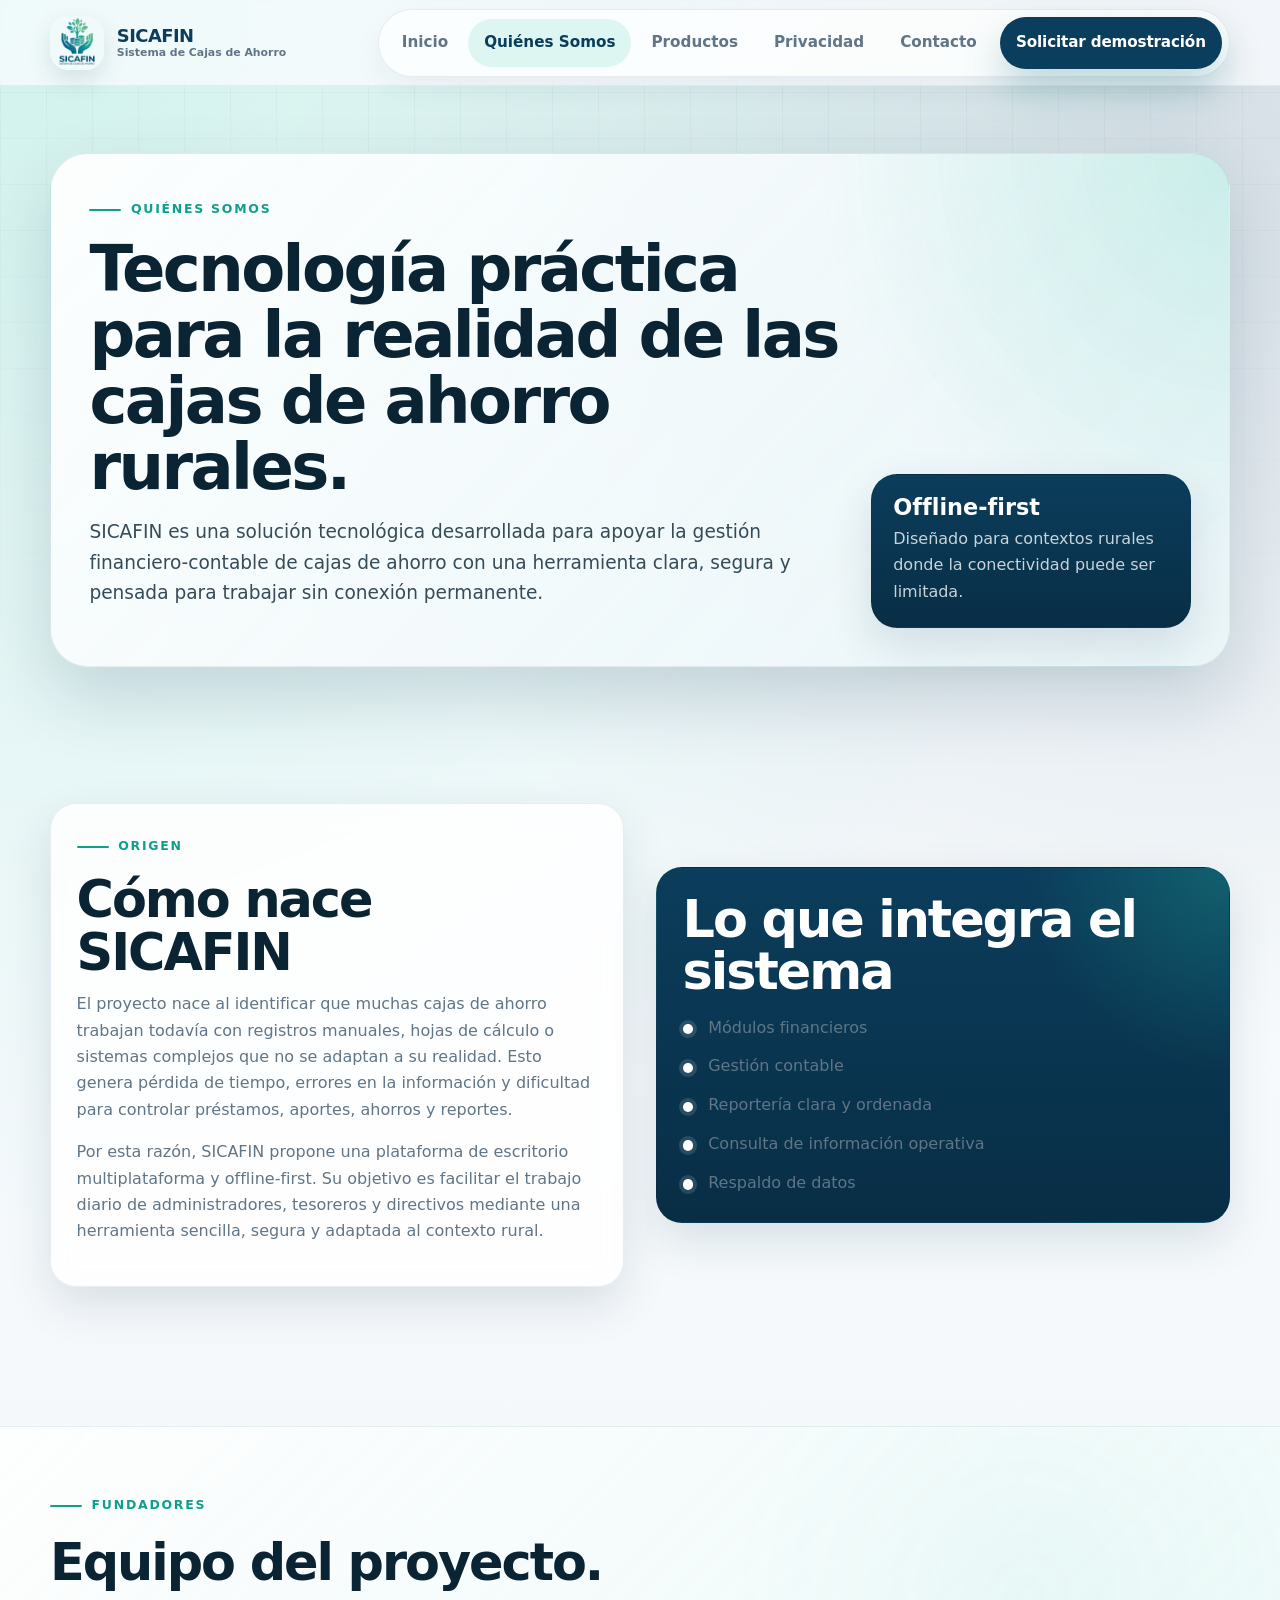
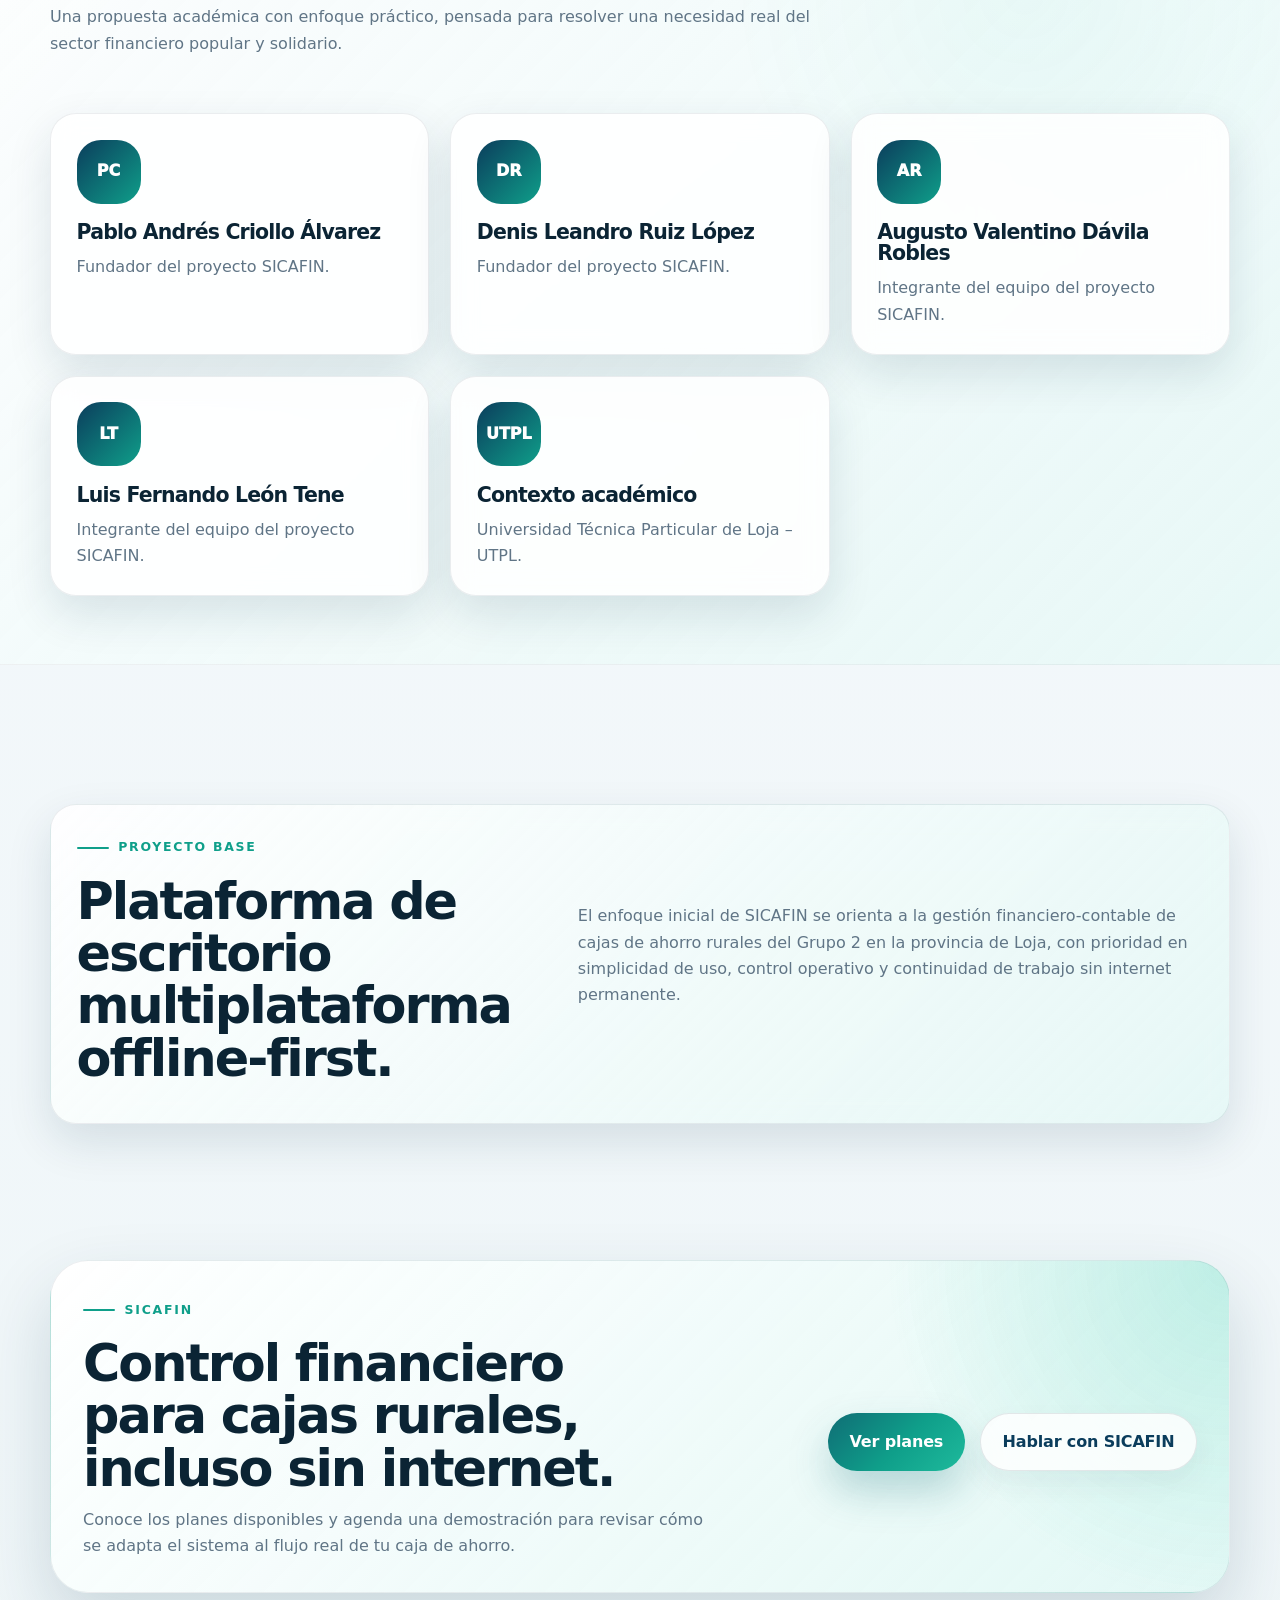
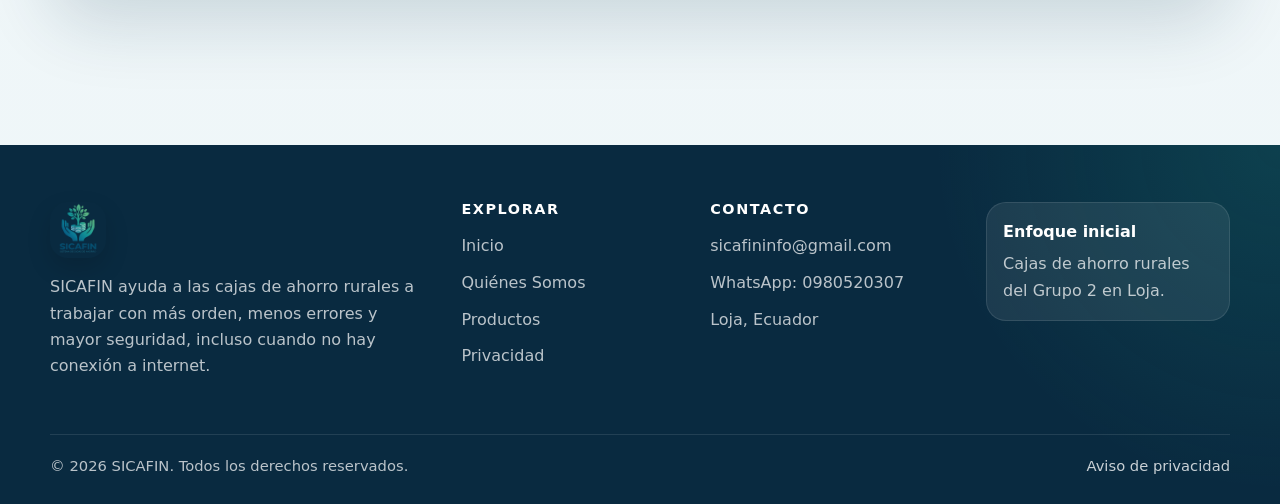
<file: quienes-somos.html>
<!DOCTYPE html>
<html lang="es" data-page="quienes-somos">
<head>
  <meta charset="utf-8">
  <meta name="viewport" content="width=device-width, initial-scale=1">
  <meta name="theme-color" content="#0B3D5C">
  <link rel="icon" href="assets/icons/favicon.ico" sizes="any">
  <link rel="manifest" href="assets/icons/site.webmanifest">
  <link rel="preconnect" href="https://fonts.gstatic.com" crossorigin>
  <link rel="stylesheet" href="styles/main.css">
  <title>Quiénes Somos | SICAFIN</title>
  <meta name="description" content="Conoce la historia de SICAFIN, sus fundadores y el enfoque offline-first diseñado para cajas de ahorro rurales.">
</head>
<body>
  <a class="skip-link" href="#contenido">Saltar al contenido</a>
  <header class="site-header" data-header>
    <div class="container nav-shell">
      <a class="brand" href="index.html" aria-label="Ir al inicio de SICAFIN">
        <img class="brand-logo" src="assets/img/logo-principal.png" alt="Logo SICAFIN">
        <span class="brand-copy">
          <strong>SICAFIN</strong>
          <small>Sistema de Cajas de Ahorro</small>
        </span>
      </a>
      <button class="nav-toggle" type="button" aria-expanded="false" aria-controls="site-nav" data-nav-toggle aria-label="Abrir menú de navegación">
        <span></span><span></span><span></span>
      </button>
      <nav class="site-nav" id="site-nav" data-nav aria-label="Navegación principal">
        <a href="index.html" data-page="index">Inicio</a>
        <a href="quienes-somos.html" data-page="quienes-somos">Quiénes Somos</a>
        <a href="productos.html" data-page="productos">Productos</a>
        <a href="privacidad.html" data-page="privacidad">Privacidad</a>
        <a href="contacto.html" data-page="contacto">Contacto</a>
        <a class="button button-primary nav-cta" href="contacto.html">Solicitar demostración</a>
      </nav>
    </div>
  </header>

  <main id="contenido">
    <section class="page-hero section">
      <div class="container page-hero-grid reveal">
        <div>
          <span class="eyebrow">Quiénes Somos</span>
          <h1>Tecnología práctica para la realidad de las cajas de ahorro rurales.</h1>
          <p class="lead">SICAFIN es una solución tecnológica desarrollada para apoyar la gestión financiero-contable de cajas de ahorro con una herramienta clara, segura y pensada para trabajar sin conexión permanente.</p>
        </div>
        <div class="page-hero-card"><strong>Offline-first</strong><span>Diseñado para contextos rurales donde la conectividad puede ser limitada.</span></div>
      </div>
    </section>

    <section class="section">
      <div class="container two-column">
        <article class="content-card reveal">
          <span class="eyebrow">Origen</span>
          <h2>Cómo nace SICAFIN</h2>
          <p>El proyecto nace al identificar que muchas cajas de ahorro trabajan todavía con registros manuales, hojas de cálculo o sistemas complejos que no se adaptan a su realidad. Esto genera pérdida de tiempo, errores en la información y dificultad para controlar préstamos, aportes, ahorros y reportes.</p>
          <p>Por esta razón, SICAFIN propone una plataforma de escritorio multiplataforma y offline-first. Su objetivo es facilitar el trabajo diario de administradores, tesoreros y directivos mediante una herramienta sencilla, segura y adaptada al contexto rural.</p>
        </article>
        <aside class="content-card accent-card reveal">
          <h2>Lo que integra el sistema</h2>
          <ul class="check-list">
            <li>Módulos financieros</li><li>Gestión contable</li><li>Reportería clara y ordenada</li><li>Consulta de información operativa</li><li>Respaldo de datos</li>
          </ul>
        </aside>
      </div>
    </section>

    <section class="section section-alt">
      <div class="container">
        <div class="section-heading reveal"><span class="eyebrow">Fundadores</span><h2>Equipo del proyecto.</h2><p>Una propuesta académica con enfoque práctico, pensada para resolver una necesidad real del sector financiero popular y solidario.</p></div>
        <div class="card-grid team-grid">
          <article class="profile-card reveal"><div class="avatar">PC</div><h3>Pablo Andrés Criollo Álvarez</h3><p>Fundador del proyecto SICAFIN.</p></article>
          <article class="profile-card reveal"><div class="avatar">DR</div><h3>Denis Leandro Ruiz López</h3><p>Fundador del proyecto SICAFIN.</p></article>
          <article class="profile-card reveal"><div class="avatar">AR</div><h3>Augusto Valentino Dávila Robles</h3><p>Integrante del equipo del proyecto SICAFIN.</p></article>
          <article class="profile-card reveal"><div class="avatar">LT</div><h3>Luis Fernando León Tene</h3><p>Integrante del equipo del proyecto SICAFIN.</p></article>
          <article class="profile-card reveal"><div class="avatar">UTPL</div><h3>Contexto académico</h3><p>Universidad Técnica Particular de Loja – UTPL.</p></article>
        </div>
      </div>
    </section>

    <section class="section">
      <div class="container project-highlight reveal">
        <div><span class="eyebrow">Proyecto base</span><h2>Plataforma de escritorio multiplataforma offline-first.</h2></div>
        <p>El enfoque inicial de SICAFIN se orienta a la gestión financiero-contable de cajas de ahorro rurales del Grupo 2 en la provincia de Loja, con prioridad en simplicidad de uso, control operativo y continuidad de trabajo sin internet permanente.</p>
      </div>
    </section>

    <section class="section cta-section">
      <div class="container cta-box reveal">
        <div><span class="eyebrow">SICAFIN</span><h2>Control financiero para cajas rurales, incluso sin internet.</h2><p>Conoce los planes disponibles y agenda una demostración para revisar cómo se adapta el sistema al flujo real de tu caja de ahorro.</p></div>
        <div class="hero-actions"><a class="button button-primary" href="productos.html">Ver planes</a><a class="button button-secondary" href="contacto.html">Hablar con SICAFIN</a></div>
      </div>
    </section>
  </main>

  <footer class="site-footer">
    <div class="container footer-grid">
      <div class="footer-brand">
        <img class="footer-logo" src="assets/img/logo-principal.png" alt="Logo SICAFIN">
        <p>SICAFIN ayuda a las cajas de ahorro rurales a trabajar con más orden, menos errores y mayor seguridad, incluso cuando no hay conexión a internet.</p>
      </div>
      <div>
        <h2>Explorar</h2>
        <ul class="footer-links">
          <li><a href="index.html">Inicio</a></li>
          <li><a href="quienes-somos.html">Quiénes Somos</a></li>
          <li><a href="productos.html">Productos</a></li>
          <li><a href="privacidad.html">Privacidad</a></li>
        </ul>
      </div>
      <div>
        <h2>Contacto</h2>
        <ul class="footer-links">
          <li><a href="mailto:sicafininfo@gmail.com">sicafininfo@gmail.com</a></li>
          <li><a href="https://wa.me/593980520307" target="_blank" rel="noreferrer">WhatsApp: 0980520307</a></li>
          <li>Loja, Ecuador</li>
        </ul>
      </div>
      <div class="footer-mini-card">
        <strong>Enfoque inicial</strong>
        <span>Cajas de ahorro rurales del Grupo 2 en Loja.</span>
      </div>
    </div>
    <div class="container footer-bottom">
      <span>© 2026 SICAFIN. Todos los derechos reservados.</span>
      <a href="privacidad.html">Aviso de privacidad</a>
    </div>
  </footer>
  <script src="scripts/main.js"></script>
</body>
</html>
</file>
<file: styles/main.css>
:root {
  --bg: #f4f8fb;
  --bg-deep: #e7f0f4;
  --surface: rgba(255, 255, 255, 0.86);
  --surface-solid: #ffffff;
  --text: #0b2434;
  --muted: #607586;
  --primary: #0b3d5c;
  --primary-2: #12597a;
  --primary-3: #083049;
  --accent: #25c6a4;
  --accent-2: #0f9f8a;
  --accent-soft: #dff8f4;
  --gold: #e9b95e;
  --line: rgba(11, 36, 52, 0.10);
  --line-strong: rgba(11, 36, 52, 0.18);
  --shadow-sm: 0 12px 30px rgba(8, 48, 73, 0.08);
  --shadow-md: 0 18px 45px rgba(8, 48, 73, 0.12);
  --shadow-lg: 0 30px 70px rgba(8, 48, 73, 0.16);
  --radius-sm: 16px;
  --radius: 26px;
  --radius-lg: 38px;
  --max-width: 1180px;
}

*, *::before, *::after { box-sizing: border-box; }
html { scroll-behavior: smooth; }
body {
  margin: 0;
  color: var(--text);
  font-family: Inter, ui-sans-serif, system-ui, -apple-system, BlinkMacSystemFont, "Segoe UI", sans-serif;
  line-height: 1.65;
  background:
    radial-gradient(circle at 0% 0%, rgba(37, 198, 164, .20), transparent 32%),
    radial-gradient(circle at 92% 4%, rgba(11, 61, 92, .16), transparent 24%),
    linear-gradient(180deg, #fbfdff 0%, var(--bg) 42%, #eef6f8 100%);
  overflow-x: hidden;
}
body::before {
  content: "";
  position: fixed;
  inset: 0;
  pointer-events: none;
  background-image: linear-gradient(rgba(11, 36, 52, .035) 1px, transparent 1px), linear-gradient(90deg, rgba(11, 36, 52, .035) 1px, transparent 1px);
  background-size: 46px 46px;
  mask-image: linear-gradient(180deg, #000 0%, transparent 75%);
}
img { display: block; max-width: 100%; }
a { color: inherit; text-decoration: none; }
p, h1, h2, h3, ul { margin-top: 0; }
p { color: var(--muted); }
.container { width: min(var(--max-width), calc(100% - 2rem)); margin: 0 auto; }
.narrow { width: min(780px, calc(100% - 2rem)); }
.section { position: relative; padding: 6.5rem 0; }
.compact-section { padding: 1.2rem 0 4.6rem; }
.section-alt::before {
  content: "";
  position: absolute;
  inset: 2.2rem 0;
  background:
    linear-gradient(135deg, rgba(255, 255, 255, .78), rgba(223, 248, 244, .56)),
    radial-gradient(circle at 80% 20%, rgba(37, 198, 164, .14), transparent 24%);
  border-block: 1px solid rgba(11, 36, 52, .06);
}
.section-alt > .container { position: relative; }
.skip-link, .sr-only { position: absolute; width: 1px; height: 1px; padding: 0; margin: -1px; overflow: hidden; clip: rect(0,0,0,0); white-space: nowrap; border: 0; }
.skip-link:focus { z-index: 1000; width: auto; height: auto; clip: auto; margin: 1rem; padding: .85rem 1rem; border-radius: 999px; color: #fff; background: var(--primary); }

.site-header { position: sticky; top: 0; z-index: 50; background: rgba(251, 253, 255, .72); backdrop-filter: blur(18px); transition: background-color .18s ease, box-shadow .18s ease; }
.site-header::after { content: ""; position: absolute; inset: auto 0 0; height: 1px; background: rgba(11, 36, 52, .06); }
.site-header.is-scrolled { background: rgba(255, 255, 255, .9); box-shadow: 0 16px 42px rgba(8, 48, 73, .10); }
.nav-shell { min-height: 86px; display: flex; align-items: center; justify-content: space-between; gap: 1.5rem; }
.brand {
  position: relative;
  z-index: 2;
  display: inline-flex;
  align-items: center;
  gap: 0.8rem;
}

.brand-logo {
  width: 54px;
  height: 54px;
  border-radius: 18px;
  object-fit: cover;
  box-shadow: 0 10px 24px rgba(8, 48, 73, 0.12);
}

.brand-copy {
  display: grid;
  gap: 0.05rem;
  line-height: 1.05;
}

.brand-copy strong {
  color: var(--primary);
  font-size: 1.12rem;
  letter-spacing: -0.03em;
}

.brand-copy small {
  color: var(--muted);
  font-size: 0.68rem;
  font-weight: 700;
}

.footer-logo {
  width: 56px;
  height: 56px;
  margin-bottom: 1rem;
  border-radius: 18px;
  object-fit: cover;
  box-shadow: 0 10px 24px rgba(0,0,0,.14);
}
.site-nav { display: flex; align-items: center; gap: .25rem; padding: .45rem; border-radius: 999px; border: 1px solid rgba(11, 36, 52, .08); background: rgba(255, 255, 255, .68); box-shadow: 0 12px 30px rgba(8, 48, 73, .05); }
.site-nav a { padding: .72rem 1rem; border-radius: 999px; color: var(--muted); font-size: .95rem; font-weight: 750; transition: color .16s ease, background .16s ease, transform .16s ease; }
.site-nav a:hover, .site-nav a:focus-visible, .site-nav a.is-active { color: var(--primary); background: rgba(37, 198, 164, .14); }
.nav-cta {
  margin-left: .2rem;
  color: #fff !important;
  background: var(--primary) !important;
  box-shadow: 0 16px 34px rgba(11, 61, 92, .22);
}

.nav-cta:hover,
.nav-cta:focus-visible,
.nav-cta.is-active {
  color: #fff !important;
  background: var(--primary) !important;
}
.nav-toggle { display: none; position: relative; z-index: 2; width: 52px; height: 52px; border: 1px solid rgba(11,36,52,.08); border-radius: 18px; background: #fff; box-shadow: var(--shadow-sm); cursor: pointer; padding: .9rem; }
.nav-toggle span { display: block; height: 2px; margin: .3rem 0; border-radius: 999px; background: var(--primary); transition: transform .18s ease, opacity .18s ease; }
.nav-toggle[aria-expanded="true"] span:nth-child(1) { transform: translateY(7px) rotate(45deg); }
.nav-toggle[aria-expanded="true"] span:nth-child(2) { opacity: 0; }
.nav-toggle[aria-expanded="true"] span:nth-child(3) { transform: translateY(-7px) rotate(-45deg); }

.button { display: inline-flex; align-items: center; justify-content: center; gap: .48rem; min-height: 52px; padding: .92rem 1.35rem; border-radius: 999px; border: 0; font: inherit; font-weight: 850; letter-spacing: -.01em; cursor: pointer; transition: transform .16s ease, box-shadow .16s ease, background .16s ease, border-color .16s ease; }
.button:hover { transform: translateY(-2px); }
.button-primary { color: #fff; background: linear-gradient(135deg, #0f6d75 0%, var(--accent-2) 54%, var(--accent) 120%); box-shadow: 0 20px 40px rgba(15, 109, 117, .26); }
.button-secondary { color: var(--primary); background: rgba(255,255,255,.82); border: 1px solid rgba(11, 36, 52, .10); box-shadow: 0 12px 28px rgba(8, 48, 73, .06); }
.button-light { color: var(--primary); background: #fff; box-shadow: 0 16px 34px rgba(0,0,0,.16); }
.full-button { width: 100%; margin-top: 1.4rem; }
.button:focus-visible, .text-link:focus-visible, input:focus, textarea:focus { outline: 3px solid rgba(37, 198, 164, .35); outline-offset: 3px; }

.hero { padding-top: 3.4rem; padding-bottom: 4.2rem; }
.hero-grid, .showcase-grid, .two-column, .contact-grid, .footer-grid, .page-hero-grid, .legal-layout { display: grid; gap: 2rem; }
.hero-grid { grid-template-columns: minmax(0, 1.03fr) minmax(390px, .97fr); align-items: center; gap: 3.5rem; }
.hero-copy { position: relative; padding: 3.4rem 0 1rem; }
.hero-copy::before { content: ""; position: absolute; top: .5rem; left: -1.4rem; width: 140px; height: 140px; border-radius: 34px; background: linear-gradient(135deg, rgba(37,198,164,.22), rgba(11,61,92,.08)); filter: blur(.5px); }
.hero-copy > * { position: relative; }
.eyebrow, .plan-tag { display: inline-flex; align-items: center; gap: .6rem; margin-bottom: 1.1rem; color: var(--accent-2); font-size: .78rem; font-weight: 900; letter-spacing: .14em; text-transform: uppercase; }
.eyebrow::before, .plan-tag::before { content: ""; width: 2rem; height: 2px; border-radius: 999px; background: currentColor; }
h1, h2, h3 { color: var(--text); letter-spacing: -.04em; line-height: 1.03; }
.hero h1 { max-width: 13ch; margin-bottom: 1.2rem; font-size: clamp(3rem, 6vw, 5.65rem); }
.page-hero h1 { margin-bottom: 1rem; font-size: clamp(2.55rem, 5vw, 4.7rem); }
.lead { max-width: 62ch; color: rgba(11, 36, 52, .82); font-size: 1.16rem; }
.hero-actions, .stack-actions { display: flex; flex-wrap: wrap; gap: .95rem; }
.hero-actions { margin-top: 2rem; }
.trust-row { display: flex; flex-wrap: wrap; gap: .7rem; margin-top: 2.2rem; }
.trust-row span { padding: .66rem .88rem; border-radius: 999px; color: var(--primary); background: rgba(255,255,255,.72); border: 1px solid rgba(11,36,52,.08); box-shadow: 0 8px 24px rgba(8,48,73,.05); font-weight: 750; font-size: .92rem; }

.hero-visual { position: relative; min-height: 560px; }
.hero-visual::before { content: ""; position: absolute; inset: 6% -4% 2% 9%; border-radius: 44px; background: linear-gradient(180deg, rgba(37,198,164,.22), rgba(11,61,92,.08)); transform: rotate(3deg); }
.hero-shot-frame {
  position: relative;
  z-index: 1;
  overflow: hidden;
  border-radius: 34px;
  border: 1px solid rgba(11,36,52,.10);
  background: rgba(255,255,255,.9);
  box-shadow: var(--shadow-lg);
}

.hero-shot-frame img {
  width: 100%;
  height: auto;
  object-fit: cover;
}

.dashboard-mockup { position: relative; z-index: 1; overflow: hidden; border-radius: 34px; border: 1px solid rgba(11,36,52,.10); background: rgba(255,255,255,.88); box-shadow: var(--shadow-lg); backdrop-filter: blur(12px); }
.mockup-topbar { display: flex; align-items: center; gap: .5rem; padding: 1rem 1.1rem; border-bottom: 1px solid rgba(11,36,52,.08); background: rgba(255,255,255,.8); }
.mockup-topbar span { width: .72rem; height: .72rem; border-radius: 50%; background: rgba(11,61,92,.18); }
.mockup-topbar strong { margin-left: .45rem; color: var(--primary); font-size: .9rem; }
.mockup-body { display: grid; grid-template-columns: 88px 1fr; min-height: 430px; }
.mockup-sidebar { display: grid; align-content: start; gap: .85rem; padding: 1.2rem; background: linear-gradient(180deg, #0b3d5c, #082f48); }
.mockup-sidebar span { height: 42px; border-radius: 14px; background: rgba(255,255,255,.16); }
.mockup-sidebar .active { background: linear-gradient(135deg, var(--accent), var(--gold)); }
.mockup-content { padding: 1.35rem; background: linear-gradient(180deg, #f8fcfd, #ffffff); }
.mockup-title { width: 56%; height: 28px; border-radius: 999px; background: #d9e8ee; margin-bottom: 1.2rem; }
.mockup-stats { display: grid; grid-template-columns: repeat(3, 1fr); gap: .75rem; }
.mockup-stats div { padding: 1rem; border-radius: 20px; background: #fff; border: 1px solid rgba(11,36,52,.08); box-shadow: var(--shadow-sm); }
.mockup-stats strong { display: block; color: var(--primary); font-size: 1.3rem; line-height: 1; }
.mockup-stats span { color: var(--muted); font-size: .78rem; }
.mockup-chart { height: 160px; display: flex; align-items: end; gap: .7rem; padding: 1.1rem; margin-top: 1rem; border-radius: 24px; background: linear-gradient(180deg, rgba(223,248,244,.72), rgba(255,255,255,.9)); border: 1px solid rgba(11,36,52,.08); }
.mockup-chart span { flex: 1; min-height: 24px; border-radius: 999px 999px 10px 10px; background: linear-gradient(180deg, var(--accent), var(--primary-2)); box-shadow: 0 12px 24px rgba(15,159,138,.18); }
.mockup-table { display: grid; gap: .7rem; margin-top: 1rem; }
.mockup-table span { height: 22px; border-radius: 999px; background: #e6eef2; }
.mockup-table span:nth-child(2) { width: 86%; }
.mockup-table span:nth-child(3) { width: 68%; }
.floating-card { position: absolute; z-index: 2; width: min(220px, 48%); padding: 1rem; border-radius: 22px; background: rgba(255,255,255,.88); border: 1px solid rgba(11,36,52,.08); box-shadow: var(--shadow-md); backdrop-filter: blur(12px); }
.floating-card strong { display: block; color: var(--primary); font-size: 1.05rem; }
.floating-card span { display: block; color: var(--muted); font-size: .86rem; line-height: 1.35; }
.floating-card-one { left: -1.2rem; bottom: 4.2rem; }
.floating-card-two { right: -1rem; top: 4.4rem; }

.stats-band { display: grid; grid-template-columns: repeat(3, 1fr); gap: 1rem; padding: 1rem; border-radius: var(--radius-lg); background: rgba(255,255,255,.74); border: 1px solid rgba(11,36,52,.08); box-shadow: var(--shadow-md); }
.stats-band article { padding: 1.3rem; border-radius: 24px; background: linear-gradient(180deg, #fff, rgba(244,248,251,.9)); border: 1px solid rgba(11,36,52,.07); }
.stats-band span { color: var(--accent-2); font-size: .82rem; font-weight: 900; letter-spacing: .12em; }
.stats-band strong { display: block; margin: .25rem 0 .35rem; color: var(--text); font-size: 1.1rem; }
.stats-band p { margin: 0; font-size: .94rem; }

.section-heading { display: grid; gap: .2rem; max-width: 780px; margin-bottom: 2.5rem; }
.section-heading h2, .cta-box h2, .content-card h2, .legal-card h2, .project-highlight h2 { margin-bottom: .75rem; font-size: clamp(2rem, 4vw, 3.18rem); }
.modules-panel {
  padding: 2rem;
  margin-bottom: 3rem;
  border-radius: var(--radius-lg);
  background: rgba(255, 255, 255, 0.82);
  border: 1px solid rgba(11,36,52,.08);
  box-shadow: var(--shadow-lg);
}

.modules-heading {
  max-width: none;
  margin-bottom: 2rem;
}

.modules-heading h2 {
  max-width: none;
}

.modules-grid {
  display: grid;
  grid-template-columns: repeat(4, minmax(0, 1fr));
  gap: 1rem;
}

.module-card {
  display: grid;
  gap: 0.9rem;
  align-content: start;
  min-height: 170px;
  padding: 1.2rem;
  border-radius: 24px;
  background: linear-gradient(180deg, #ffffff, rgba(244,248,251,.92));
  border: 1px solid rgba(11,36,52,.08);
  box-shadow: var(--shadow-sm);
}

.module-card h3 {
  margin: 0;
  font-size: 1.02rem;
  line-height: 1.2;
}

.module-icon {
  display: inline-flex;
  align-items: center;
  justify-content: center;
  width: 3.3rem;
  height: 3.3rem;
  border-radius: 18px;
  color: #fff;
  font-size: 0.95rem;
  font-weight: 900;
  letter-spacing: -0.03em;
}

.module-green { background: linear-gradient(135deg, #4f9f2f, #77ba3d); }
.module-teal { background: linear-gradient(135deg, #1e8e97, #25b3ac); }
.module-orange { background: linear-gradient(135deg, #c77414, #e6a23c); }
.module-blue { background: linear-gradient(135deg, #2d6fd4, #4ca0ff); }
.module-sky { background: linear-gradient(135deg, #2a7ab6, #1aa9d9); }
.module-mint { background: linear-gradient(135deg, #11857a, #29c3a0); }
.module-violet { background: linear-gradient(135deg, #6f58d9, #9b7cff); }
.card-grid { display: grid; gap: 1.3rem; }
.benefits-grid { grid-template-columns: repeat(12, 1fr); }
.benefits-grid .feature-card:nth-child(1), .benefits-grid .feature-card:nth-child(2) { grid-column: span 6; }
.benefits-grid .feature-card:nth-child(3), .benefits-grid .feature-card:nth-child(4), .benefits-grid .feature-card:nth-child(5) { grid-column: span 4; }
.pricing-grid { grid-template-columns: repeat(3, 1fr); align-items: stretch; }
.team-grid { grid-template-columns: repeat(3, 1fr); }
.feature-card, .pricing-card, .content-card, .profile-card, .legal-card, .page-hero-card, .project-highlight, .module-comparison, .contact-form-card { border: 1px solid rgba(11,36,52,.08); background: var(--surface); box-shadow: var(--shadow-md); border-radius: var(--radius); backdrop-filter: blur(12px); }
.feature-card, .pricing-card, .content-card, .profile-card, .page-hero-card, .project-highlight, .module-comparison, .contact-form-card { padding: 1.6rem; }
.feature-card, .pricing-card, .profile-card { display: flex; flex-direction: column; min-height: 100%; transition: transform .18s ease, border-color .18s ease, box-shadow .18s ease; }
.feature-card:hover, .pricing-card:hover, .profile-card:hover { transform: translateY(-6px); border-color: rgba(37,198,164,.38); box-shadow: var(--shadow-lg); }
.feature-card h3, .pricing-card h3, .profile-card h3 { margin-bottom: .7rem; font-size: 1.28rem; }
.feature-card p, .profile-card p, .pricing-card p { margin-bottom: 0; }
.icon-badge, .avatar { display: inline-flex; align-items: center; justify-content: center; width: 3.35rem; height: 3.35rem; margin-bottom: 1.15rem; border-radius: 20px; background: linear-gradient(135deg, rgba(37,198,164,.24), rgba(11,61,92,.10)); color: var(--primary); font-weight: 950; }
.avatar { width: 4rem; height: 4rem; border-radius: 24px; background: linear-gradient(135deg, var(--primary), var(--accent-2)); color: #fff; }
.showcase-grid, .two-column, .contact-grid { grid-template-columns: repeat(2, minmax(0, 1fr)); align-items: center; }
.showcase-grid { grid-template-columns: minmax(0, .92fr) minmax(0, 1.08fr); gap: 3rem; }
.showcase-copy { max-width: 40rem; }
.showcase-copy h2 { max-width: 16ch; }
.showcase-copy p { max-width: 33rem; }
.text-link { display: inline-flex; align-items: center; gap: .45rem; color: var(--primary); font-weight: 850; }
.text-link::after { content: "→"; transition: transform .16s ease; }
.text-link:hover::after { transform: translateX(3px); }
.process-panel { display: grid; gap: 1.2rem; }
.process-step { display: grid; grid-template-columns: auto 1fr; gap: 1rem; align-items: center; min-height: 124px; padding: 1.35rem 1.5rem; border-radius: 24px; background: rgba(255,255,255,.88); border: 1px solid rgba(11,36,52,.08); box-shadow: var(--shadow-sm); }
.process-step span { display: inline-grid; place-items: center; width: 44px; height: 44px; border-radius: 16px; color: #fff; background: linear-gradient(135deg, var(--primary), var(--accent-2)); font-weight: 950; }
.process-step strong { display: block; color: var(--text); font-size: 1.08rem; margin-bottom: .18rem; }
.process-step p { margin: .2rem 0 0; max-width: 28rem; }
.accent-card { color: #fff; background: radial-gradient(circle at top right, rgba(37,198,164,.26), transparent 30%), linear-gradient(180deg, #0b3d5c, #082e45); }
.accent-card h2, .accent-card h3, .accent-card p, .accent-card li, .pricing-card-featured h2, .pricing-card-featured h3, .pricing-card-featured p, .pricing-card-featured li, .pricing-card-featured .price span, .pricing-card-featured .plan-tag { color: inherit; }
.check-list, .footer-links, .contact-list { padding: 0; list-style: none; }
.check-list { display: grid; gap: .78rem; margin: 1rem 0 0; }
.check-list li { position: relative; padding-left: 1.6rem; color: var(--muted); }
.check-list li::before { content: ""; position: absolute; left: 0; top: .58rem; width: .65rem; height: .65rem; border-radius: 50%; background: linear-gradient(135deg, var(--accent), var(--accent-2)); box-shadow: 0 0 0 4px rgba(37,198,164,.12); }
.accent-card .check-list li::before, .pricing-card-featured .check-list li::before { background: #fff; box-shadow: 0 0 0 4px rgba(255,255,255,.13); }
.pricing-card { overflow: hidden; }
.pricing-card-featured { position: relative; transform: translateY(-10px); color: #fff; background: radial-gradient(circle at top right, rgba(37,198,164,.28), transparent 31%), linear-gradient(180deg, #0b3d5c, #082e45); }
.pricing-card-featured::after { content: "Recomendado"; position: absolute; top: 1rem; right: 1rem; padding: .45rem .75rem; border-radius: 999px; color: #fff; background: rgba(255,255,255,.14); border: 1px solid rgba(255,255,255,.16); font-size: .72rem; font-weight: 900; letter-spacing: .1em; text-transform: uppercase; }
.price { margin: .6rem 0 1.25rem; color: var(--text); font-size: 3rem; line-height: .95; font-weight: 950; letter-spacing: -.055em; }
.price span { display: block; margin-top: .45rem; color: var(--muted); font-size: .98rem; font-weight: 700; letter-spacing: 0; }
.pricing-card .check-list { margin-top: auto; }
.discount-number { margin: .2rem 0 .8rem; font-size: clamp(4rem, 8vw, 6rem); line-height: .9; font-weight: 950; letter-spacing: -.06em; }
.cta-section { padding-top: 2rem; }
.cta-box { display: flex; align-items: center; justify-content: space-between; gap: 2rem; overflow: hidden; padding: 2rem; border-radius: var(--radius-lg); background: radial-gradient(circle at right top, rgba(37,198,164,.22), transparent 28%), linear-gradient(135deg, rgba(255,255,255,.95), rgba(223,248,244,.78)); border: 1px solid rgba(11,36,52,.08); box-shadow: var(--shadow-lg); }
.cta-box h2 { max-width: 16ch; }
.cta-box p { max-width: 62ch; margin-bottom: 0; }

.page-hero { padding-top: 4.2rem; padding-bottom: 2rem; }
.page-hero-grid { grid-template-columns: minmax(0, 1fr) 320px; align-items: end; padding: 2.4rem; border-radius: var(--radius-lg); background: radial-gradient(circle at right top, rgba(37,198,164,.18), transparent 32%), linear-gradient(135deg, rgba(255,255,255,.92), rgba(234,246,249,.86)); border: 1px solid rgba(11,36,52,.08); box-shadow: var(--shadow-lg); }
.page-hero-card { display: grid; gap: .45rem; padding: 1.35rem; background: linear-gradient(180deg, #0b3d5c, #082e45); color: #fff; }
.page-hero-card strong { font-size: 1.4rem; line-height: 1; }
.page-hero-card span { color: rgba(255,255,255,.78); }
.project-highlight { display: grid; grid-template-columns: .75fr 1fr; gap: 2rem; align-items: center; background: linear-gradient(135deg, rgba(255,255,255,.88), rgba(223,248,244,.58)); }
.module-comparison { background: rgba(255,255,255,.74); }
.comparison-grid { display: grid; grid-template-columns: repeat(3, 1fr); gap: .8rem; }
.comparison-grid span { padding: 1rem; border-radius: 18px; background: #fff; border: 1px solid rgba(11,36,52,.08); color: var(--primary); font-weight: 800; }
.legal-layout { grid-template-columns: 260px 1fr; align-items: start; }
.legal-nav { position: sticky; top: 106px; display: grid; gap: .5rem; padding: 1rem; border-radius: 22px; background: rgba(255,255,255,.78); border: 1px solid rgba(11,36,52,.08); box-shadow: var(--shadow-sm); }
.legal-nav strong { color: var(--primary); margin-bottom: .35rem; }
.legal-nav a { padding: .65rem .75rem; border-radius: 14px; color: var(--muted); font-weight: 750; }
.legal-nav a:hover { color: var(--primary); background: rgba(37,198,164,.12); }
.legal-card { padding: 2.2rem; background: rgba(255,255,255,.9); }
.legal-card section + section { margin-top: 1.6rem; padding-top: 1.6rem; border-top: 1px solid rgba(11,36,52,.08); }
.legal-card h3 { margin-bottom: .45rem; font-size: 1.26rem; }
.legal-card p { margin-bottom: 0; }
.legal-card a { color: var(--primary); font-weight: 850; }
.contact-grid { align-items: start; }
.contact-list { display: grid; gap: .9rem; margin-bottom: 0; }
.contact-list li { display: grid; gap: .25rem; padding: 1rem; border-radius: 18px; background: rgba(244,248,251,.92); border: 1px solid rgba(11,36,52,.07); }
.contact-list strong { color: var(--accent-2); font-size: .78rem; font-weight: 900; letter-spacing: .12em; text-transform: uppercase; }
.contact-list a { color: var(--primary); font-weight: 800; }
.contact-form { display: grid; gap: .85rem; }
.contact-form label { display: grid; gap: .35rem; color: var(--primary); font-weight: 800; }
input, textarea { width: 100%; border: 1px solid rgba(11,36,52,.10); border-radius: 16px; padding: .9rem 1rem; color: var(--text); background: rgba(255,255,255,.86); font: inherit; resize: vertical; }
input::placeholder, textarea::placeholder { color: rgba(96,117,134,.72); }
.error-page { min-height: 100vh; display: grid; place-items: center; }
.error-card { text-align: center; }

.site-footer { position: relative; margin-top: 3rem; padding: 3.6rem 0 1.6rem; color: rgba(255,255,255,.78); background: radial-gradient(circle at top right, rgba(37,198,164,.14), transparent 26%), #092a40; }
.footer-grid { grid-template-columns: 1.4fr .8fr .9fr .9fr; align-items: start; gap: 2rem; }
.site-footer p, .site-footer span, .site-footer li { color: rgba(255,255,255,.72); }
.site-footer h2 { margin-bottom: 1rem; color: #fff; font-size: .9rem; letter-spacing: .11em; text-transform: uppercase; }
.footer-links { display: grid; gap: .65rem; }
.footer-links a:hover, .footer-bottom a:hover { color: #fff; }
.footer-mini-card { padding: 1rem; border-radius: 20px; background: rgba(255,255,255,.08); border: 1px solid rgba(255,255,255,.10); }
.footer-mini-card strong { display: block; color: #fff; margin-bottom: .35rem; }
.footer-bottom { display: flex; justify-content: space-between; gap: 1rem; margin-top: 2.4rem; padding-top: 1.2rem; border-top: 1px solid rgba(255,255,255,.10); font-size: .92rem; }

.reveal { opacity: 0; transform: translateY(22px); transition: opacity .55s ease, transform .55s ease; }
.reveal.is-visible { opacity: 1; transform: translateY(0); }
@media (prefers-reduced-motion: reduce) { html { scroll-behavior: auto; } .reveal, .button, .feature-card, .pricing-card, .profile-card { transition: none; } .button:hover, .feature-card:hover, .pricing-card:hover, .profile-card:hover { transform: none; } }

@media (max-width: 1100px) {
  .hero-grid { grid-template-columns: 1fr; }
  .hero-visual { min-height: auto; }
  .showcase-grid { grid-template-columns: 1fr; gap: 2rem; }
  .dashboard-mockup { max-width: 760px; }
  .floating-card-one { left: 1rem; bottom: -1rem; }
  .floating-card-two { right: 1rem; }
  .benefits-grid .feature-card:nth-child(n) { grid-column: span 6; }
  .modules-grid { grid-template-columns: repeat(3, minmax(0, 1fr)); }
  .footer-grid { grid-template-columns: 1fr 1fr; }
}
@media (max-width: 920px) {
  .nav-toggle { display: inline-block; }
  .site-nav { position: absolute; top: calc(100% + .8rem); left: 1rem; right: 1rem; flex-direction: column; align-items: stretch; border-radius: 28px; padding: 1rem; background: rgba(255,255,255,.97); box-shadow: var(--shadow-lg); opacity: 0; pointer-events: none; transform: translateY(-10px); transition: opacity .18s ease, transform .18s ease; }
  .site-nav.is-open { opacity: 1; pointer-events: auto; transform: translateY(0); }
  .site-nav a { width: 100%; }
  .nav-cta { margin-left: 0; }
  .pricing-grid, .showcase-grid, .two-column, .contact-grid, .team-grid, .page-hero-grid, .project-highlight, .legal-layout { grid-template-columns: 1fr; }
  .pricing-card-featured { transform: none; }
  .page-hero-card { max-width: 420px; }
  .legal-nav { position: static; }
  .cta-box { flex-direction: column; align-items: flex-start; }
  .stats-band, .comparison-grid { grid-template-columns: 1fr 1fr; }
  .modules-grid { grid-template-columns: repeat(2, minmax(0, 1fr)); }
}
@media (max-width: 720px) {
  .container { width: min(var(--max-width), calc(100% - 1.2rem)); }
  .section { padding: 4.8rem 0; }
  .compact-section { padding: .8rem 0 3rem; }
  .hero { padding-top: 2.4rem; }
  .hero h1 { max-width: none; font-size: clamp(2.65rem, 12vw, 3.9rem); }
  .page-hero h1 { font-size: clamp(2.25rem, 10vw, 3.4rem); }
  .page-hero-grid { padding: 1.3rem; border-radius: 26px; }
  .benefits-grid, .stats-band, .comparison-grid { grid-template-columns: 1fr; }
  .modules-grid { grid-template-columns: 1fr; }
  .benefits-grid .feature-card:nth-child(n) { grid-column: auto; }
  .feature-card, .pricing-card, .content-card, .profile-card, .legal-card, .project-highlight, .module-comparison, .contact-form-card, .cta-box, .modules-panel { padding: 1.25rem; border-radius: 22px; }
  .mockup-body { grid-template-columns: 62px 1fr; min-height: 360px; }
  .mockup-sidebar { padding: .85rem; }
  .mockup-stats { grid-template-columns: 1fr; }
  .mockup-chart { height: 120px; }
  .floating-card { position: static; width: 100%; margin-top: .8rem; }
  .hero-visual::before { display: none; }
  .trust-row { align-items: stretch; flex-direction: column; }
  .footer-grid, .footer-bottom { grid-template-columns: 1fr; flex-direction: column; }
  .brand-logo { width: 48px; height: 48px; }
  .brand-copy strong { font-size: 1rem; }
  .brand-copy small { font-size: 0.62rem; }
  .footer-logo { width: 48px; height: 48px; }
}
</file>
